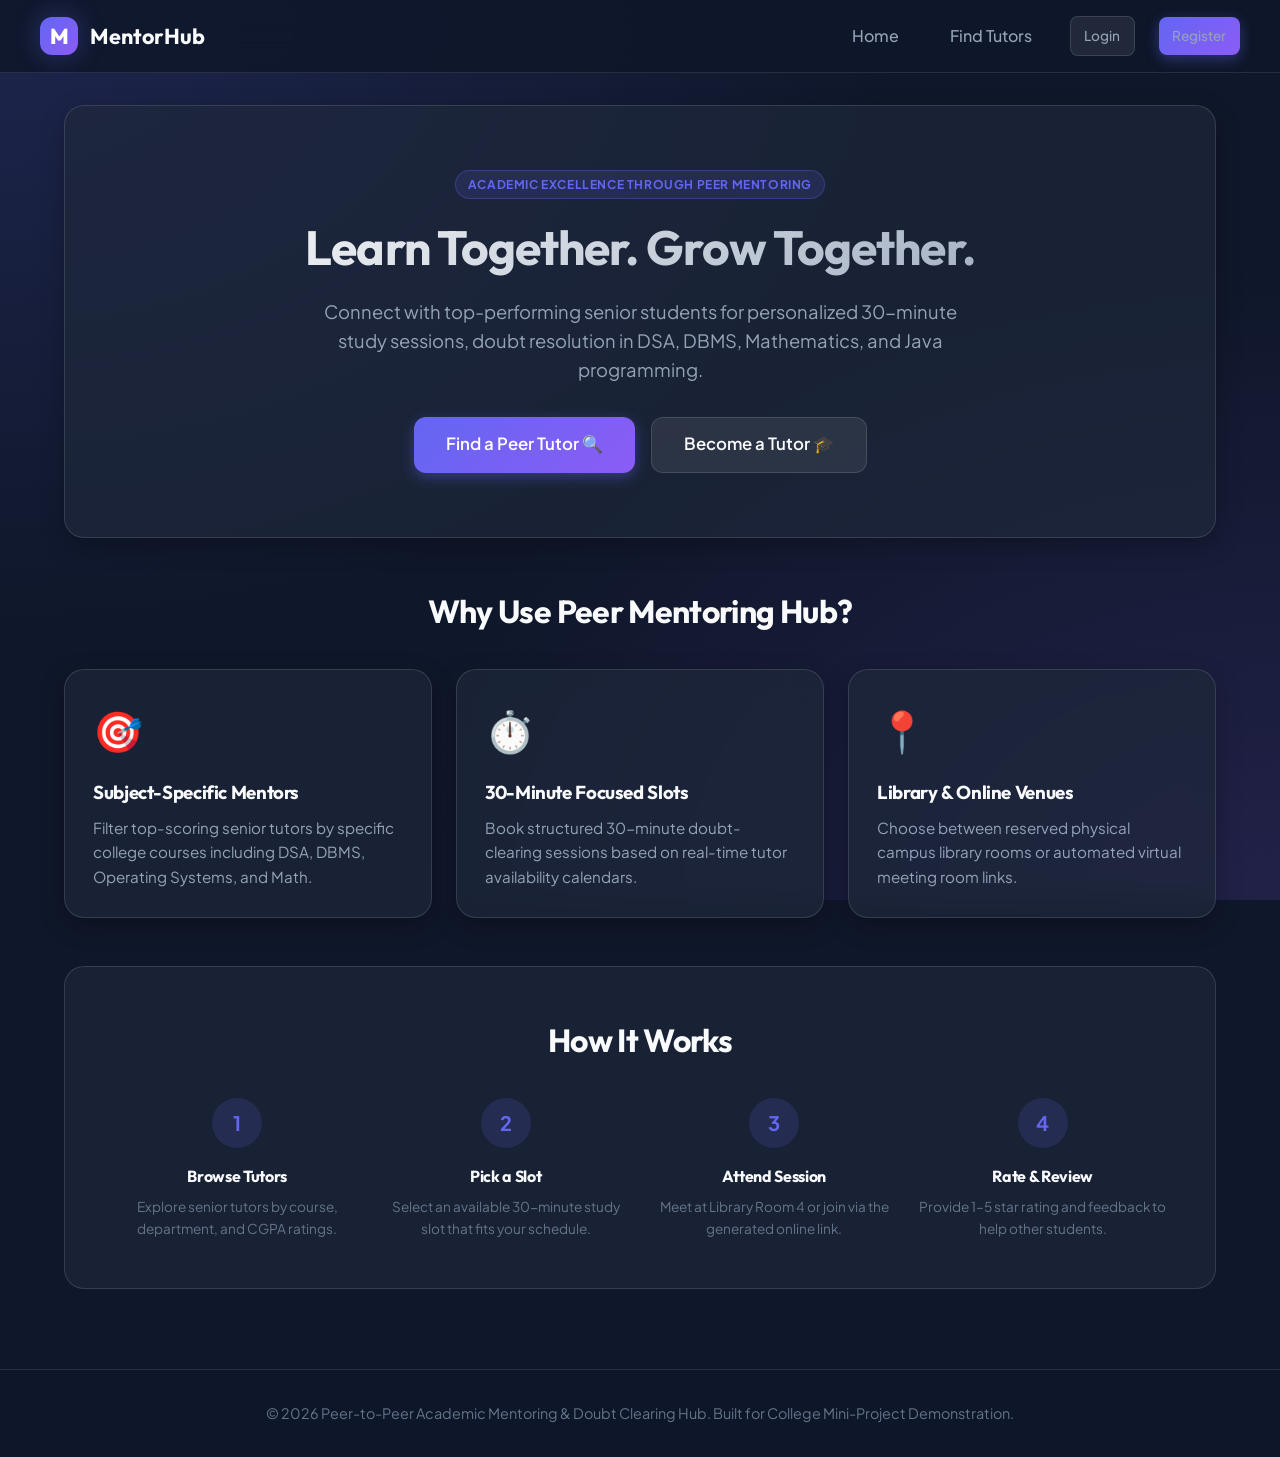
<file: index.html>
<!DOCTYPE html>
<html lang="en">
<head>
  <meta charset="UTF-8">
  <meta http-equiv="refresh" content="0; url=frontend/index.html">
  <script type="text/javascript">
    window.location.href = "frontend/index.html";
  </script>
  <title>Redirecting to MentorHub...</title>
</head>
<body>
  <p>If you are not redirected automatically, follow this <a href="frontend/index.html">link to MentorHub</a>.</p>
</body>
</html>
</file>
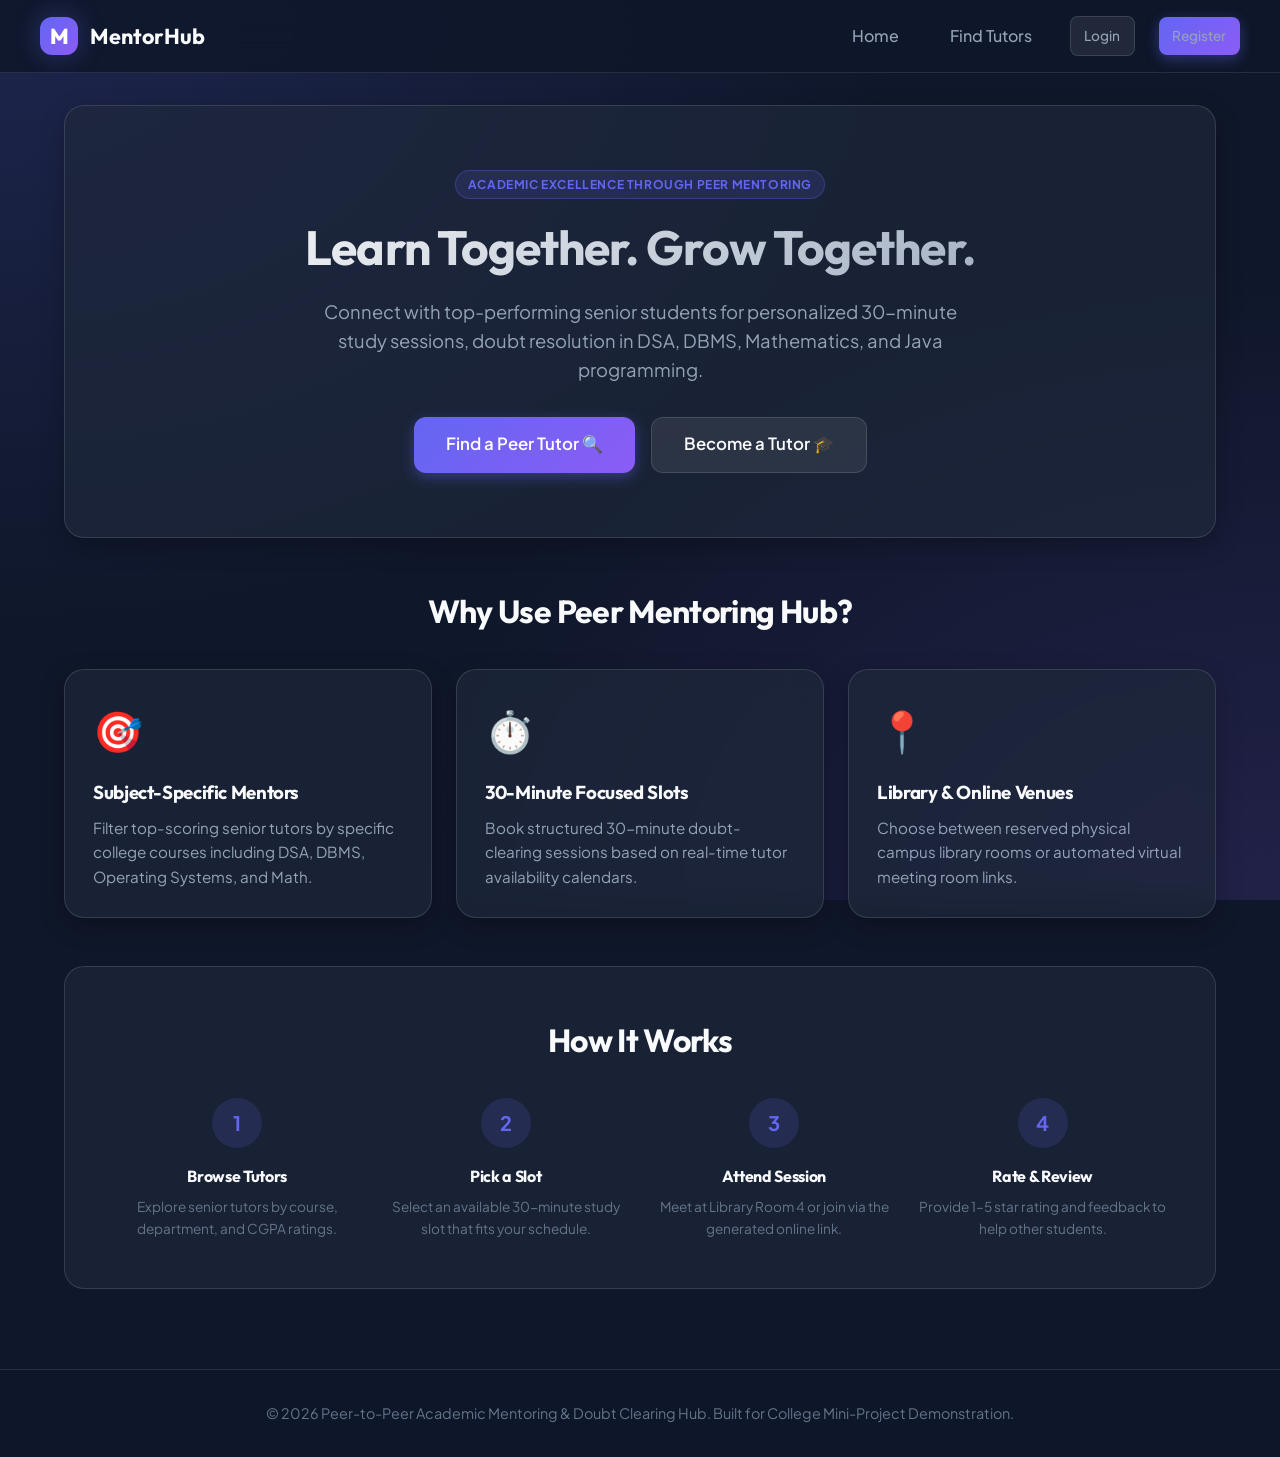
<file: frontend/index.html>
<!DOCTYPE html>
<html lang="en">

<head>
    <meta charset="UTF-8">
    <meta name="viewport" content="width=device-width, initial-scale=1.0">
    <title>Peer-to-Peer Academic Mentoring Hub</title>
    <meta name="description"
        content="Connect with experienced senior students for personalized academic mentoring and doubt clearing in Data Structures, DBMS, Math, and Java.">
    <link rel="stylesheet" href="css/style.css">
    <link rel="stylesheet" href="css/responsive.css">
</head>

<body>

    <!-- Navigation Bar -->
    <nav class="navbar">
        <div class="nav-container">
            <a href="index.html" class="brand-logo">
                <div class="logo-icon">M</div>
                <span>MentorHub</span>
            </a>
            <ul class="nav-links" id="navLinks">
                <!-- Populated dynamically by auth.js -->
            </ul>
        </div>
    </nav>

    <!-- Hero Section -->
    <main class="container">
        <section class="hero-section"
            style="padding: 4rem 2rem; text-align: center; background: var(--bg-card); border-radius: var(--radius-lg); border: var(--glass-border); margin-bottom: 3rem; box-shadow: var(--shadow-md);">
            <span class="badge badge-info" style="margin-bottom: 1.25rem;">Academic Excellence Through Peer
                Mentoring</span>
            <h1
                style="font-size: 3rem; line-height: 1.2; margin-bottom: 1.25rem; background: linear-gradient(135deg, #fff, #94a3b8); -webkit-background-clip: text; background-clip: text; -webkit-text-fill-color: transparent;">
                Learn Together. Grow Together.
            </h1>
            <p style="font-size: 1.15rem; color: var(--text-secondary); max-width: 680px; margin: 0 auto 2rem auto;">
                Connect with top-performing senior students for personalized 30-minute study sessions, doubt resolution
                in DSA, DBMS, Mathematics, and Java programming.
            </p>
            <div class="hero-buttons" style="display: flex; gap: 1rem; justify-content: center; flex-wrap: wrap;">
                <a href="tutors.html" class="btn btn-primary" style="padding: 0.85rem 2rem; font-size: 1.05rem;">Find a
                    Peer Tutor 🔍</a>
                <a href="register.html" class="btn btn-secondary"
                    style="padding: 0.85rem 2rem; font-size: 1.05rem;">Become a Tutor 🎓</a>
            </div>
        </section>

        <!-- Key Features Section -->
        <section style="margin-bottom: 3rem;">
            <h2 style="font-size: 2rem; text-align: center; margin-bottom: 2rem;">Why Use Peer Mentoring Hub?</h2>
            <div class="grid-3">
                <div class="card">
                    <div style="font-size: 2.5rem; margin-bottom: 1rem;">🎯</div>
                    <h3 style="margin-bottom: 0.5rem; color: var(--text-primary);">Subject-Specific Mentors</h3>
                    <p style="color: var(--text-secondary); font-size: 0.95rem;">
                        Filter top-scoring senior tutors by specific college courses including DSA, DBMS, Operating
                        Systems, and Math.
                    </p>
                </div>
                <div class="card">
                    <div style="font-size: 2.5rem; margin-bottom: 1rem;">⏱️</div>
                    <h3 style="margin-bottom: 0.5rem; color: var(--text-primary);">30-Minute Focused Slots</h3>
                    <p style="color: var(--text-secondary); font-size: 0.95rem;">
                        Book structured 30-minute doubt-clearing sessions based on real-time tutor availability
                        calendars.
                    </p>
                </div>
                <div class="card">
                    <div style="font-size: 2.5rem; margin-bottom: 1rem;">📍</div>
                    <h3 style="margin-bottom: 0.5rem; color: var(--text-primary);">Library & Online Venues</h3>
                    <p style="color: var(--text-secondary); font-size: 0.95rem;">
                        Choose between reserved physical campus library rooms or automated virtual meeting room links.
                    </p>
                </div>
            </div>
        </section>

        <!-- How It Works Section -->
        <section
            style="margin-bottom: 3rem; background: var(--bg-card); padding: 3rem; border-radius: var(--radius-lg); border: var(--glass-border);">
            <h2 style="font-size: 2rem; text-align: center; margin-bottom: 2rem;">How It Works</h2>
            <div class="grid-4" style="text-align: center;">
                <div>
                    <div
                        style="width: 50px; height: 50px; background: var(--primary-light); color: var(--primary); border-radius: 50%; display: flex; align-items: center; justify-content: center; font-weight: 700; margin: 0 auto 1rem auto; font-size: 1.25rem;">
                        1</div>
                    <h4 style="margin-bottom: 0.4rem;">Browse Tutors</h4>
                    <p style="font-size: 0.85rem; color: var(--text-muted);">Explore senior tutors by course,
                        department, and CGPA ratings.</p>
                </div>
                <div>
                    <div
                        style="width: 50px; height: 50px; background: var(--primary-light); color: var(--primary); border-radius: 50%; display: flex; align-items: center; justify-content: center; font-weight: 700; margin: 0 auto 1rem auto; font-size: 1.25rem;">
                        2</div>
                    <h4 style="margin-bottom: 0.4rem;">Pick a Slot</h4>
                    <p style="font-size: 0.85rem; color: var(--text-muted);">Select an available 30-minute study slot
                        that fits your schedule.</p>
                </div>
                <div>
                    <div
                        style="width: 50px; height: 50px; background: var(--primary-light); color: var(--primary); border-radius: 50%; display: flex; align-items: center; justify-content: center; font-weight: 700; margin: 0 auto 1rem auto; font-size: 1.25rem;">
                        3</div>
                    <h4 style="margin-bottom: 0.4rem;">Attend Session</h4>
                    <p style="font-size: 0.85rem; color: var(--text-muted);">Meet at Library Room 4 or join via the
                        generated online link.</p>
                </div>
                <div>
                    <div
                        style="width: 50px; height: 50px; background: var(--primary-light); color: var(--primary); border-radius: 50%; display: flex; align-items: center; justify-content: center; font-weight: 700; margin: 0 auto 1rem auto; font-size: 1.25rem;">
                        4</div>
                    <h4 style="margin-bottom: 0.4rem;">Rate & Review</h4>
                    <p style="font-size: 0.85rem; color: var(--text-muted);">Provide 1–5 star rating and feedback to
                        help other students.</p>
                </div>
            </div>
        </section>
    </main>

    <!-- Footer -->
    <footer>
        <p>&copy; 2026 Peer-to-Peer Academic Mentoring & Doubt Clearing Hub. Built for College Mini-Project
            Demonstration.</p>
    </footer>

    <script src="js/api.js"></script>
    <script src="js/auth.js"></script>
</body>

</html>
</file>
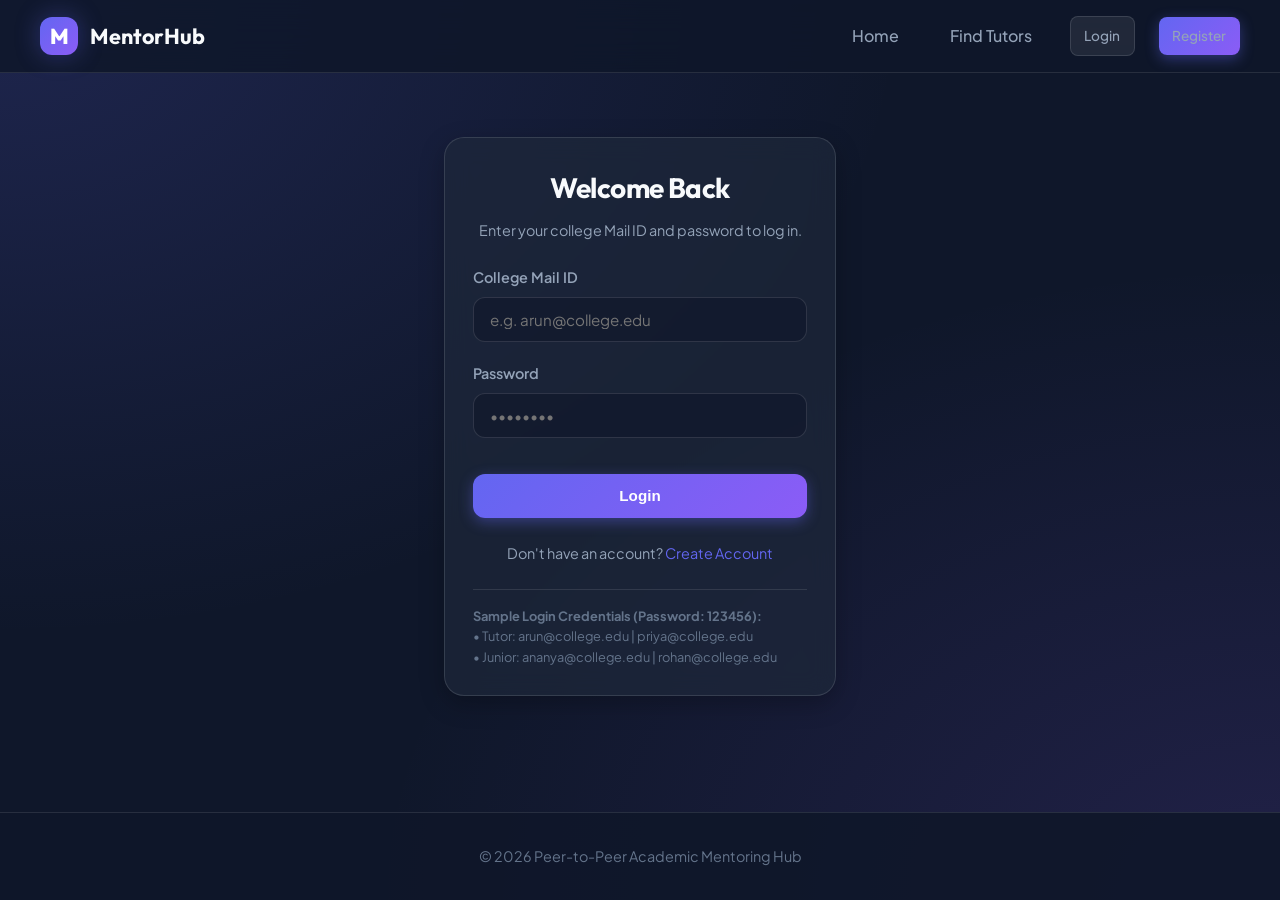
<file: frontend/availability.html>
<!DOCTYPE html>
<html lang="en">
<head>
    <meta charset="UTF-8">
    <meta name="viewport" content="width=device-width, initial-scale=1.0">
    <title>Manage Availability - Peer Mentoring Hub</title>
    <link rel="stylesheet" href="css/style.css">
    <link rel="stylesheet" href="css/responsive.css">
</head>
<body>

    <nav class="navbar">
        <div class="nav-container">
            <a href="index.html" class="brand-logo">
                <div class="logo-icon">M</div>
                <span>MentorHub</span>
            </a>
            <ul class="nav-links" id="navLinks"></ul>
        </div>
    </nav>

    <main class="container">
        <div style="margin-bottom: 2rem;">
            <h1 style="font-size: 2rem; margin-bottom: 0.5rem;">Manage Availability Slots</h1>
            <p style="color: var(--text-secondary);">Create 30-minute tutoring sessions for junior students to book.</p>
        </div>

        <div class="grid-3" style="align-items: start;">
            <!-- Form Card to Add New Slot -->
            <div class="card">
                <h3 style="margin-bottom: 1.25rem;">Add Available Slot</h3>
                
                <div id="availabilityAlert" style="display: none;"></div>

                <form id="availabilityForm" onsubmit="handleAddSlot(event)">
                    <div class="form-group">
                        <label class="form-label" for="slotDate">Date *</label>
                        <input type="date" id="slotDate" class="form-control" required>
                    </div>

                    <div class="grid-2">
                        <div class="form-group">
                            <label class="form-label" for="slotStartTime">Start Time *</label>
                            <input type="time" id="slotStartTime" class="form-control" required value="10:00">
                        </div>
                        <div class="form-group">
                            <label class="form-label" for="slotEndTime">End Time *</label>
                            <input type="time" id="slotEndTime" class="form-control" required value="10:30">
                        </div>
                    </div>

                    <div class="form-group">
                        <label class="form-label" for="slotSubjectSelect">Subject *</label>
                        <select id="slotSubjectSelect" class="form-control" required>
                            <option value="">-- Loading Subjects --</option>
                        </select>
                    </div>

                    <button type="submit" class="btn btn-primary" style="width: 100%; margin-top: 0.5rem;">
                        + Add Availability
                    </button>
                </form>
            </div>

            <!-- Existing Slots List Table -->
            <div class="card" style="grid-column: span 2;">
                <h3 style="margin-bottom: 1.25rem;">Your Created Availability Slots</h3>
                
                <div class="table-responsive">
                    <table class="table">
                        <thead>
                            <tr>
                                <th>Date</th>
                                <th>Time Slot</th>
                                <th>Subject</th>
                                <th>Status</th>
                                <th>Action</th>
                            </tr>
                        </thead>
                        <tbody id="slotsTableBody">
                            <tr><td colspan="5" style="text-align: center; color: var(--text-muted);">Loading your slots...</td></tr>
                        </tbody>
                    </table>
                </div>
            </div>
        </div>
    </main>

    <footer>
        <p>&copy; 2026 Peer-to-Peer Academic Mentoring Hub</p>
    </footer>

    <script src="js/api.js"></script>
    <script src="js/auth.js"></script>
    <script src="js/availability.js"></script>
    <script>
        document.addEventListener("DOMContentLoaded", () => {
            // Set min date to today
            const today = new Date().toISOString().split('T')[0];
            document.getElementById("slotDate").min = today;
            document.getElementById("slotDate").value = today;

            loadTutorAvailability();
        });
    </script>
</body>
</html>
</file>
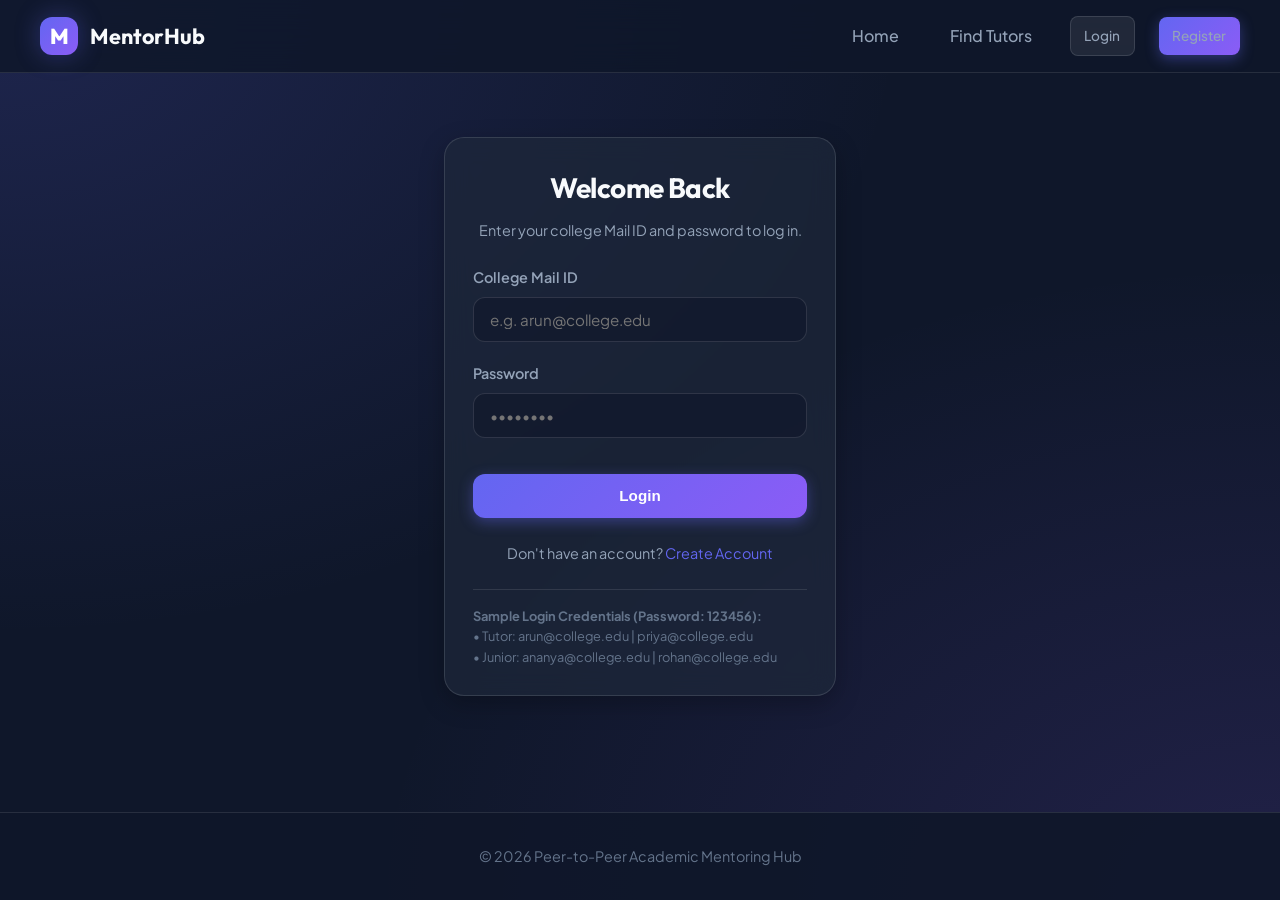
<file: frontend/booking-confirmation.html>
<!DOCTYPE html>
<html lang="en">
<head>
    <meta charset="UTF-8">
    <meta name="viewport" content="width=device-width, initial-scale=1.0">
    <title>Booking Confirmed - Peer Mentoring Hub</title>
    <link rel="stylesheet" href="css/style.css">
    <link rel="stylesheet" href="css/responsive.css">
</head>
<body>

    <nav class="navbar">
        <div class="nav-container">
            <a href="index.html" class="brand-logo">
                <div class="logo-icon">M</div>
                <span>MentorHub</span>
            </a>
            <ul class="nav-links" id="navLinks"></ul>
        </div>
    </nav>

    <main class="container" style="max-width: 580px; margin: 3rem auto;">
        <div class="card" style="text-align: center; border-color: rgba(16, 185, 129, 0.4); background: radial-gradient(circle at top, rgba(16, 185, 129, 0.15), transparent 70%), var(--bg-card);">
            
            <div style="width: 70px; height: 70px; background: rgba(16, 185, 129, 0.2); color: var(--success); border-radius: 50%; display: flex; align-items: center; justify-content: center; font-size: 2.25rem; margin: 0 auto 1.25rem auto;">
                ✓
            </div>

            <h1 style="font-size: 2rem; color: var(--success); margin-bottom: 0.5rem;">Booking Confirmed!</h1>
            <p style="color: var(--text-secondary); margin-bottom: 2rem;">Your 30-minute academic mentoring slot has been reserved successfully.</p>

            <div style="background: rgba(15, 23, 42, 0.6); padding: 1.5rem; border-radius: var(--radius-md); border: var(--glass-border); text-align: left; margin-bottom: 2rem;">
                <div style="display: flex; justify-content: space-between; margin-bottom: 0.75rem;">
                    <span style="color: var(--text-muted);">Booking ID:</span>
                    <strong id="confBookingId" style="color: var(--accent);">BK10001</strong>
                </div>
                <div style="display: flex; justify-content: space-between; margin-bottom: 0.75rem;">
                    <span style="color: var(--text-muted);">Peer Tutor:</span>
                    <strong id="confTutorName" style="color: var(--text-primary);">Dr. Arun Kumar</strong>
                </div>
                <div style="display: flex; justify-content: space-between; margin-bottom: 0.75rem;">
                    <span style="color: var(--text-muted);">Subject:</span>
                    <span id="confSubjectName" class="subject-pill">Data Structures & Algorithms</span>
                </div>
                <div style="display: flex; justify-content: space-between; margin-bottom: 0.75rem;">
                    <span style="color: var(--text-muted);">Date:</span>
                    <strong id="confDate" style="color: var(--text-primary);">20 September 2026</strong>
                </div>
                <div style="display: flex; justify-content: space-between; margin-bottom: 0.75rem;">
                    <span style="color: var(--text-muted);">Time Slot:</span>
                    <strong id="confTime" style="color: var(--text-primary);">10:00 AM – 10:30 AM</strong>
                </div>
                <div style="display: flex; justify-content: space-between; margin-bottom: 0.75rem;">
                    <span style="color: var(--text-muted);">Meeting Type:</span>
                    <span id="confMeetingType" class="badge badge-info">LIBRARY</span>
                </div>
                <div style="display: flex; justify-content: space-between; margin-bottom: 0.75rem;">
                    <span style="color: var(--text-muted);">Venue Location:</span>
                    <strong id="confVenue" style="color: var(--success);">Library Room 4</strong>
                </div>
                <div style="display: flex; justify-content: space-between;">
                    <span style="color: var(--text-muted);">Status:</span>
                    <span id="confStatus" class="badge badge-success">CONFIRMED</span>
                </div>
            </div>

            <div style="display: flex; gap: 1rem;">
                <a href="junior-dashboard.html" class="btn btn-secondary" style="flex: 1;">Go to Dashboard</a>
                <a href="my-sessions.html" class="btn btn-primary" style="flex: 1;">View My Sessions</a>
            </div>
        </div>
    </main>

    <footer>
        <p>&copy; 2026 Peer-to-Peer Academic Mentoring Hub</p>
    </footer>

    <script src="js/api.js"></script>
    <script src="js/auth.js"></script>
    <script>
        document.addEventListener("DOMContentLoaded", async () => {
            const user = checkAuth("JUNIOR");
            if (!user) return;

            const urlParams = new URLSearchParams(window.location.search);
            const bookingId = urlParams.get("id");
            if (!bookingId) return;

            try {
                const bookings = await apiRequest(`/bookings/junior/${user.id}`);
                const booking = bookings.find(b => b.id == bookingId);
                if (booking) {
                    document.getElementById("confBookingId").innerText = booking.bookingCode;
                    document.getElementById("confTutorName").innerText = booking.tutorName;
                    document.getElementById("confSubjectName").innerText = booking.subjectName;
                    document.getElementById("confDate").innerText = booking.bookingDate;
                    document.getElementById("confTime").innerText = `${booking.startTime} – ${booking.endTime}`;
                    document.getElementById("confMeetingType").innerText = booking.meetingType;
                    document.getElementById("confVenue").innerText = booking.meetingType === 'ONLINE' ? (booking.meetingLink || 'Online Link') : booking.venue;
                    document.getElementById("confStatus").innerText = booking.status;
                }
            } catch (e) {
                console.error(e);
            }
        });
    </script>
</body>
</html>
</file>
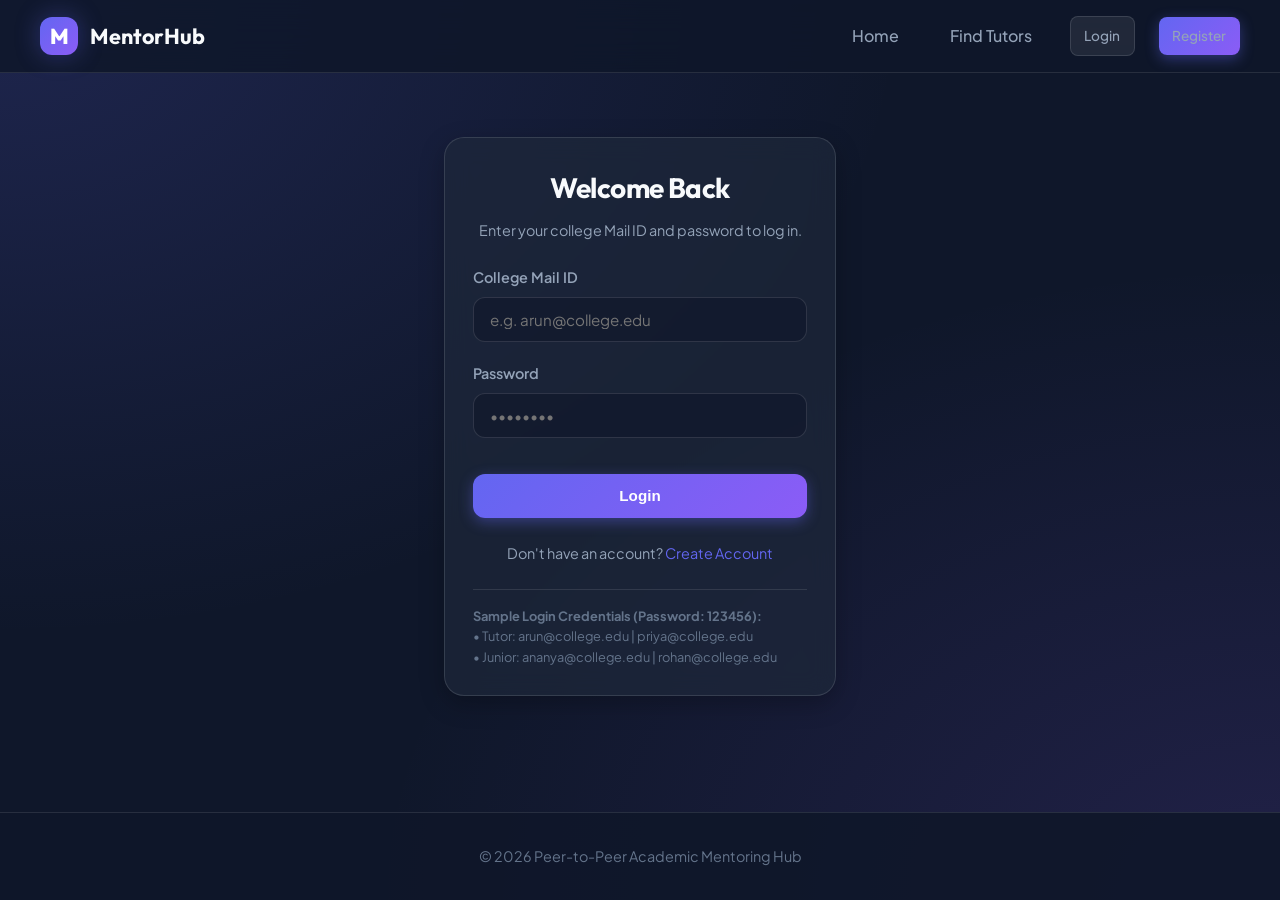
<file: frontend/feedback.html>
<!DOCTYPE html>
<html lang="en">
<head>
    <meta charset="UTF-8">
    <meta name="viewport" content="width=device-width, initial-scale=1.0">
    <title>Give Session Feedback - Peer Mentoring Hub</title>
    <link rel="stylesheet" href="css/style.css">
    <link rel="stylesheet" href="css/responsive.css">
</head>
<body>

    <nav class="navbar">
        <div class="nav-container">
            <a href="index.html" class="brand-logo">
                <div class="logo-icon">M</div>
                <span>MentorHub</span>
            </a>
            <ul class="nav-links" id="navLinks"></ul>
        </div>
    </nav>

    <main class="container" style="max-width: 520px; margin: 3rem auto;">
        <div class="card">
            <h2 style="font-size: 1.75rem; text-align: center; margin-bottom: 0.5rem;">Session Feedback & Rating</h2>
            <p style="text-align: center; color: var(--text-secondary); font-size: 0.9rem; margin-bottom: 1.5rem;">
                How was your peer mentoring session?
            </p>

            <div id="feedbackAlert" style="display: none;"></div>

            <div style="background: rgba(15, 23, 42, 0.6); padding: 1.25rem; border-radius: var(--radius-md); border: var(--glass-border); margin-bottom: 1.5rem;">
                <div style="font-size: 0.85rem; color: var(--text-muted); margin-bottom: 0.25rem;">Mentored By</div>
                <h3 id="tutorName" style="color: var(--text-primary); margin-bottom: 0.5rem;">Loading...</h3>
                <div style="display: flex; gap: 0.5rem; align-items: center;">
                    <span id="subjectName" class="subject-pill">Subject</span>
                    <span id="sessionDate" style="font-size: 0.8rem; color: var(--text-secondary);">Date</span>
                </div>
            </div>

            <form id="feedbackForm" onsubmit="handleFeedbackSubmit(event)">
                <div class="form-group" style="text-align: center;">
                    <label class="form-label">Rating (1 to 5 Stars) *</label>
                    <div id="starRatingContainer" class="star-rating-input" style="justify-content: center;">
                        <span>☆</span>
                        <span>☆</span>
                        <span>☆</span>
                        <span>☆</span>
                        <span>☆</span>
                    </div>
                    <div id="selectedRatingVal" style="font-weight: 700; color: #fbbf24; font-size: 0.95rem;">Select rating above</div>
                </div>

                <div class="form-group">
                    <label class="form-label" for="feedbackComment">Written Review / Feedback</label>
                    <textarea id="feedbackComment" class="form-control" placeholder="Write your feedback regarding clear explanations, doubt resolution, patient teaching..." required></textarea>
                </div>

                <button type="submit" class="btn btn-primary" id="feedbackSubmitBtn" style="width: 100%; margin-top: 1rem; padding: 0.85rem;">
                    Submit Feedback
                </button>
            </form>
        </div>
    </main>

    <footer>
        <p>&copy; 2026 Peer-to-Peer Academic Mentoring Hub</p>
    </footer>

    <script src="js/api.js"></script>
    <script src="js/auth.js"></script>
    <script src="js/tutors.js"></script>
    <script src="js/feedback.js"></script>
    <script>
        document.addEventListener("DOMContentLoaded", () => {
            initStarRating();
            loadFeedbackPageData();
        });
    </script>
</body>
</html>
</file>
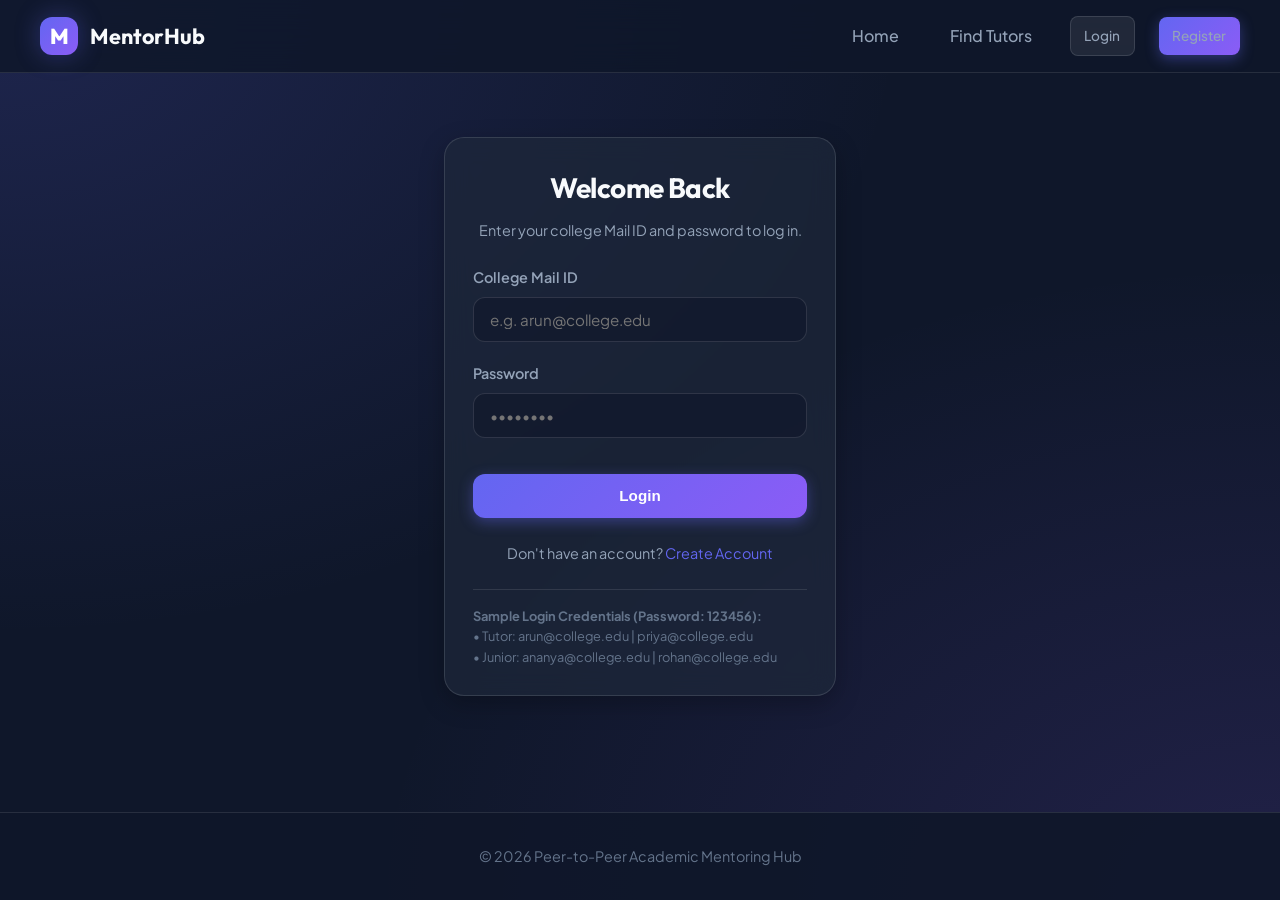
<file: frontend/junior-dashboard.html>
<!DOCTYPE html>
<html lang="en">
<head>
    <meta charset="UTF-8">
    <meta name="viewport" content="width=device-width, initial-scale=1.0">
    <title>Junior Student Dashboard - Peer Mentoring Hub</title>
    <link rel="stylesheet" href="css/style.css">
    <link rel="stylesheet" href="css/responsive.css">
</head>
<body>

    <nav class="navbar">
        <div class="nav-container">
            <a href="index.html" class="brand-logo">
                <div class="logo-icon">M</div>
                <span>MentorHub</span>
            </a>
            <ul class="nav-links" id="navLinks"></ul>
        </div>
    </nav>

    <main class="container">
        <!-- Welcome Hero Banner -->
        <div class="card" style="margin-bottom: 2rem; background: linear-gradient(135deg, rgba(99, 102, 241, 0.2), rgba(139, 92, 246, 0.2)); border-color: rgba(99, 102, 241, 0.3);">
            <div style="display: flex; justify-content: space-between; align-items: center; flex-wrap: wrap; gap: 1rem;">
                <div>
                    <h1 id="welcomeMsg" style="font-size: 2rem; margin-bottom: 0.25rem;">Welcome back! 👋</h1>
                    <p style="color: var(--text-secondary);">Browse peer tutors, manage your 30-minute study sessions, and clear academic doubts.</p>
                </div>
                <a href="tutors.html" class="btn btn-primary">Find a Peer Tutor 🔍</a>
            </div>
        </div>

        <!-- Quick Subject Filters -->
        <div style="margin-bottom: 2rem;">
            <h3 style="margin-bottom: 1rem; font-size: 1.2rem;">Quick Browse by Subject</h3>
            <div style="display: flex; flex-wrap: wrap; gap: 0.75rem;">
                <a href="tutors.html?subject=DSA" class="card" style="padding: 0.75rem 1.25rem; font-weight: 600; color: var(--text-primary); text-decoration: none;">💻 Data Structures (DSA)</a>
                <a href="tutors.html?subject=DBMS" class="card" style="padding: 0.75rem 1.25rem; font-weight: 600; color: var(--text-primary); text-decoration: none;">🗄️ DBMS</a>
                <a href="tutors.html?subject=Java" class="card" style="padding: 0.75rem 1.25rem; font-weight: 600; color: var(--text-primary); text-decoration: none;">☕ Java Programming</a>
                <a href="tutors.html?subject=Python" class="card" style="padding: 0.75rem 1.25rem; font-weight: 600; color: var(--text-primary); text-decoration: none;">🐍 Python</a>
                <a href="tutors.html?subject=Mathematics" class="card" style="padding: 0.75rem 1.25rem; font-weight: 600; color: var(--text-primary); text-decoration: none;">📐 Mathematics</a>
                <a href="tutors.html?subject=Operating Systems" class="card" style="padding: 0.75rem 1.25rem; font-weight: 600; color: var(--text-primary); text-decoration: none;">🖥️ Operating Systems</a>
            </div>
        </div>

        <!-- Upcoming Sessions Table -->
        <div style="margin-bottom: 2.5rem;">
            <h3 style="margin-bottom: 1rem; font-size: 1.25rem;">Upcoming Mentoring Sessions</h3>
            <div class="table-responsive">
                <table class="table">
                    <thead>
                        <tr>
                            <th>Booking ID</th>
                            <th>Tutor Name</th>
                            <th>Subject</th>
                            <th>Date</th>
                            <th>Time</th>
                            <th>Venue / Link</th>
                            <th>Action</th>
                        </tr>
                    </thead>
                    <tbody id="upcomingSessionsBody">
                        <tr><td colspan="7" style="text-align: center; color: var(--text-muted);">Loading upcoming sessions...</td></tr>
                    </tbody>
                </table>
            </div>
        </div>

        <!-- Recent Completed Sessions Table -->
        <div>
            <h3 style="margin-bottom: 1rem; font-size: 1.25rem;">Recent Session History & Feedback</h3>
            <div class="table-responsive">
                <table class="table">
                    <thead>
                        <tr>
                            <th>Booking ID</th>
                            <th>Tutor Name</th>
                            <th>Subject</th>
                            <th>Date</th>
                            <th>Time</th>
                            <th>Status</th>
                            <th>Feedback</th>
                        </tr>
                    </thead>
                    <tbody id="pastSessionsBody">
                        <tr><td colspan="7" style="text-align: center; color: var(--text-muted);">Loading past sessions...</td></tr>
                    </tbody>
                </table>
            </div>
        </div>
    </main>

    <footer>
        <p>&copy; 2026 Peer-to-Peer Academic Mentoring Hub</p>
    </footer>

    <script src="js/api.js"></script>
    <script src="js/auth.js"></script>
    <script src="js/dashboard.js"></script>
    <script>
        document.addEventListener("DOMContentLoaded", loadJuniorDashboard);
    </script>
</body>
</html>
</file>
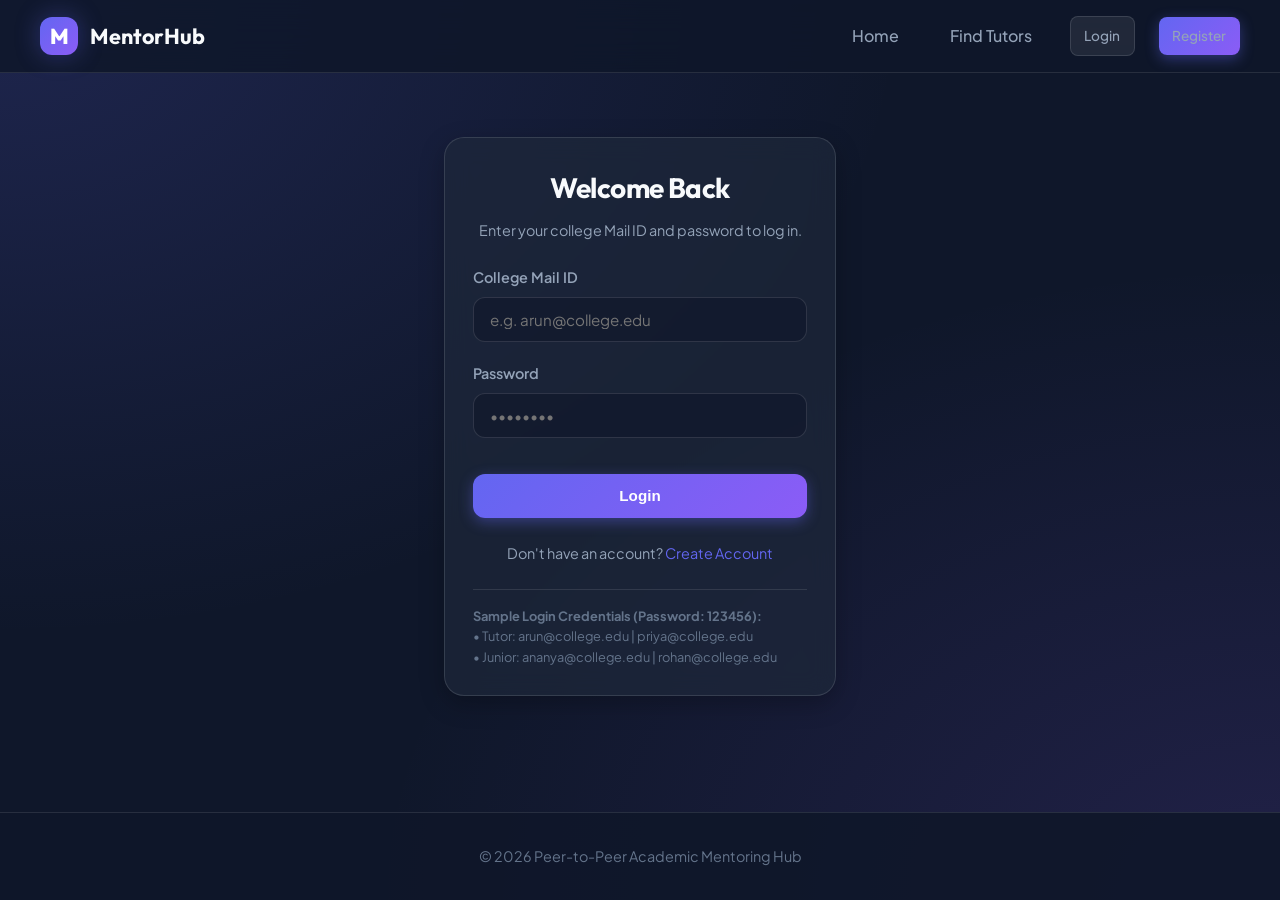
<file: frontend/login.html>
<!DOCTYPE html>
<html lang="en">
<head>
    <meta charset="UTF-8">
    <meta name="viewport" content="width=device-width, initial-scale=1.0">
    <title>Login - Peer-to-Peer Academic Mentoring Hub</title>
    <link rel="stylesheet" href="css/style.css">
    <link rel="stylesheet" href="css/responsive.css">
</head>
<body>

    <nav class="navbar">
        <div class="nav-container">
            <a href="index.html" class="brand-logo">
                <div class="logo-icon">M</div>
                <span>MentorHub</span>
            </a>
            <ul class="nav-links" id="navLinks"></ul>
        </div>
    </nav>

    <main class="container" style="max-width: 440px; margin: 4rem auto;">
        <div class="card">
            <h2 style="font-size: 1.75rem; text-align: center; margin-bottom: 0.5rem;">Welcome Back</h2>
            <p style="text-align: center; color: var(--text-secondary); font-size: 0.9rem; margin-bottom: 1.5rem;">
                Enter your college Mail ID and password to log in.
            </p>

            <div id="loginAlert" class="alert alert-danger" style="display: none;"></div>

            <form id="loginForm" onsubmit="handleLogin(event)">
                <div class="form-group">
                    <label class="form-label" for="email">College Mail ID</label>
                    <input type="email" id="email" class="form-control" placeholder="e.g. arun@college.edu" required>
                </div>

                <div class="form-group">
                    <label class="form-label" for="password">Password</label>
                    <input type="password" id="password" class="form-control" placeholder="••••••••" required>
                </div>

                <button type="submit" class="btn btn-primary" style="width: 100%; margin-top: 1rem; padding: 0.85rem;">
                    Login
                </button>

                <p style="text-align: center; margin-top: 1.5rem; font-size: 0.9rem; color: var(--text-secondary);">
                    Don't have an account? <a href="register.html">Create Account</a>
                </p>
            </form>

            <div style="margin-top: 1.5rem; padding-top: 1rem; border-top: var(--border-color) 1px solid; font-size: 0.8rem; color: var(--text-muted);">
                <p><strong>Sample Login Credentials (Password: 123456):</strong></p>
                <p>• Tutor: arun@college.edu | priya@college.edu</p>
                <p>• Junior: ananya@college.edu | rohan@college.edu</p>
            </div>
        </div>
    </main>

    <footer>
        <p>&copy; 2026 Peer-to-Peer Academic Mentoring Hub</p>
    </footer>

    <script src="js/api.js"></script>
    <script src="js/auth.js"></script>
    <script>
        async function handleLogin(event) {
            event.preventDefault();
            const email = document.getElementById("email").value.trim();
            const password = document.getElementById("password").value;
            const alertBox = document.getElementById("loginAlert");

            try {
                const user = await apiRequest("/auth/login", "POST", { email, password });
                setCurrentUser(user);

                if (user.role === "TUTOR") {
                    window.location.href = "tutor-dashboard.html";
                } else {
                    window.location.href = "junior-dashboard.html";
                }
            } catch (error) {
                alertBox.innerText = error.message;
                alertBox.style.display = "block";
            }
        }
    </script>
</body>
</html>
</file>
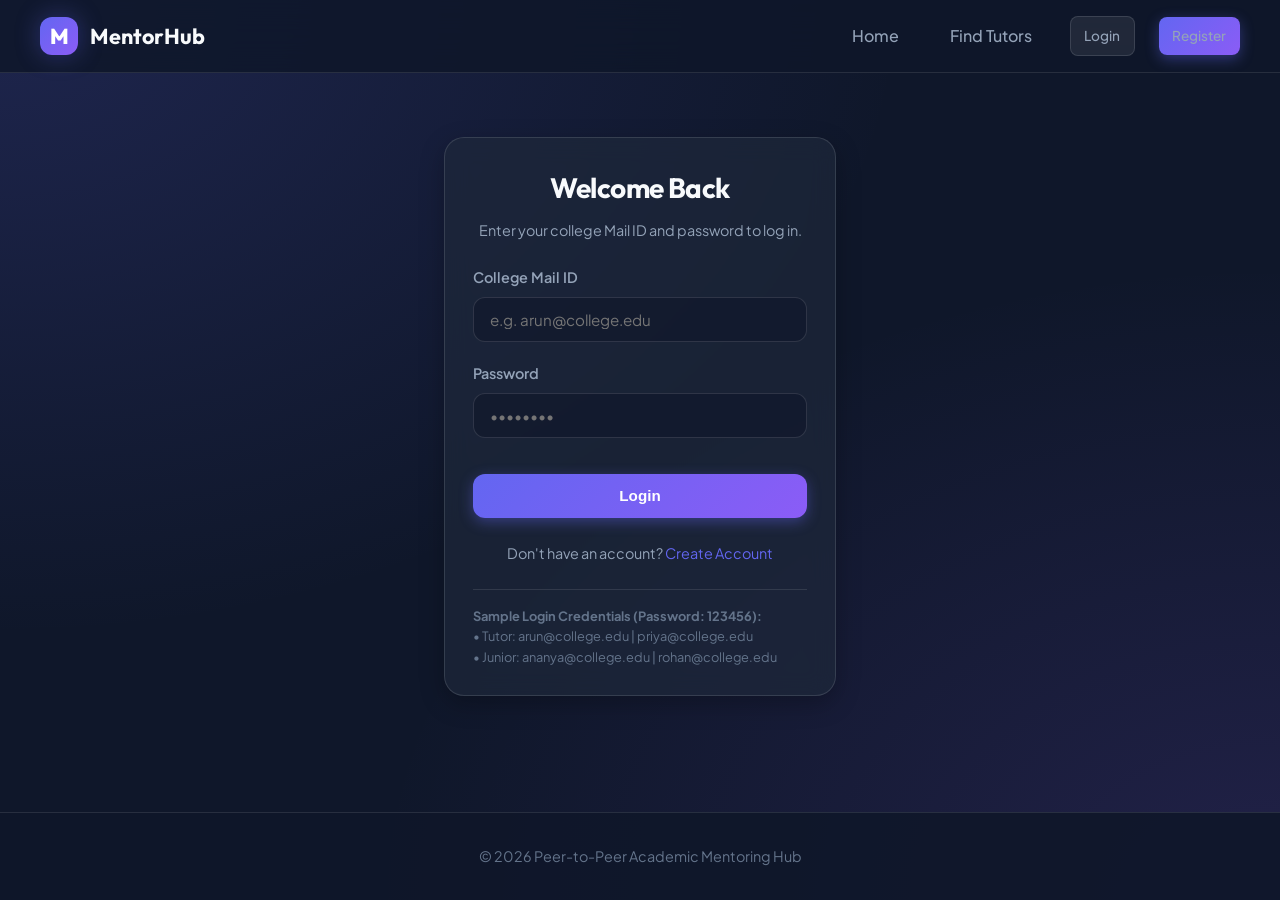
<file: frontend/my-sessions.html>
<!DOCTYPE html>
<html lang="en">
<head>
    <meta charset="UTF-8">
    <meta name="viewport" content="width=device-width, initial-scale=1.0">
    <title>My Sessions - Peer Mentoring Hub</title>
    <link rel="stylesheet" href="css/style.css">
    <link rel="stylesheet" href="css/responsive.css">
</head>
<body>

    <nav class="navbar">
        <div class="nav-container">
            <a href="index.html" class="brand-logo">
                <div class="logo-icon">M</div>
                <span>MentorHub</span>
            </a>
            <ul class="nav-links" id="navLinks"></ul>
        </div>
    </nav>

    <main class="container">
        <div style="margin-bottom: 2rem;">
            <h1 style="font-size: 2rem; margin-bottom: 0.5rem;">My Mentoring Sessions</h1>
            <p style="color: var(--text-secondary);">View upcoming 30-minute appointments, venue locations, and completed session ratings.</p>
        </div>

        <!-- Upcoming Sessions Table -->
        <div class="card" style="margin-bottom: 2rem;">
            <h3 style="margin-bottom: 1.25rem;">Upcoming Sessions</h3>
            <div class="table-responsive">
                <table class="table">
                    <thead>
                        <tr>
                            <th>Booking Code</th>
                            <th>Participant</th>
                            <th>Subject</th>
                            <th>Date</th>
                            <th>Time</th>
                            <th>Venue / Meeting Link</th>
                            <th>Status / Action</th>
                        </tr>
                    </thead>
                    <tbody id="upcomingSessionsBody">
                        <tr><td colspan="7" style="text-align: center; color: var(--text-muted);">Loading upcoming sessions...</td></tr>
                    </tbody>
                </table>
            </div>
        </div>

        <!-- Past Completed Sessions Table -->
        <div class="card">
            <h3 style="margin-bottom: 1.25rem;">Previous Sessions & History</h3>
            <div class="table-responsive">
                <table class="table">
                    <thead>
                        <tr>
                            <th>Booking Code</th>
                            <th>Participant</th>
                            <th>Subject</th>
                            <th>Date</th>
                            <th>Time</th>
                            <th>Status</th>
                            <th>Action</th>
                        </tr>
                    </thead>
                    <tbody id="pastSessionsBody">
                        <tr><td colspan="7" style="text-align: center; color: var(--text-muted);">Loading previous sessions...</td></tr>
                    </tbody>
                </table>
            </div>
        </div>
    </main>

    <footer>
        <p>&copy; 2026 Peer-to-Peer Academic Mentoring Hub</p>
    </footer>

    <script src="js/api.js"></script>
    <script src="js/auth.js"></script>
    <script src="js/dashboard.js"></script>
    <script>
        document.addEventListener("DOMContentLoaded", loadMySessionsPage);
    </script>
</body>
</html>
</file>
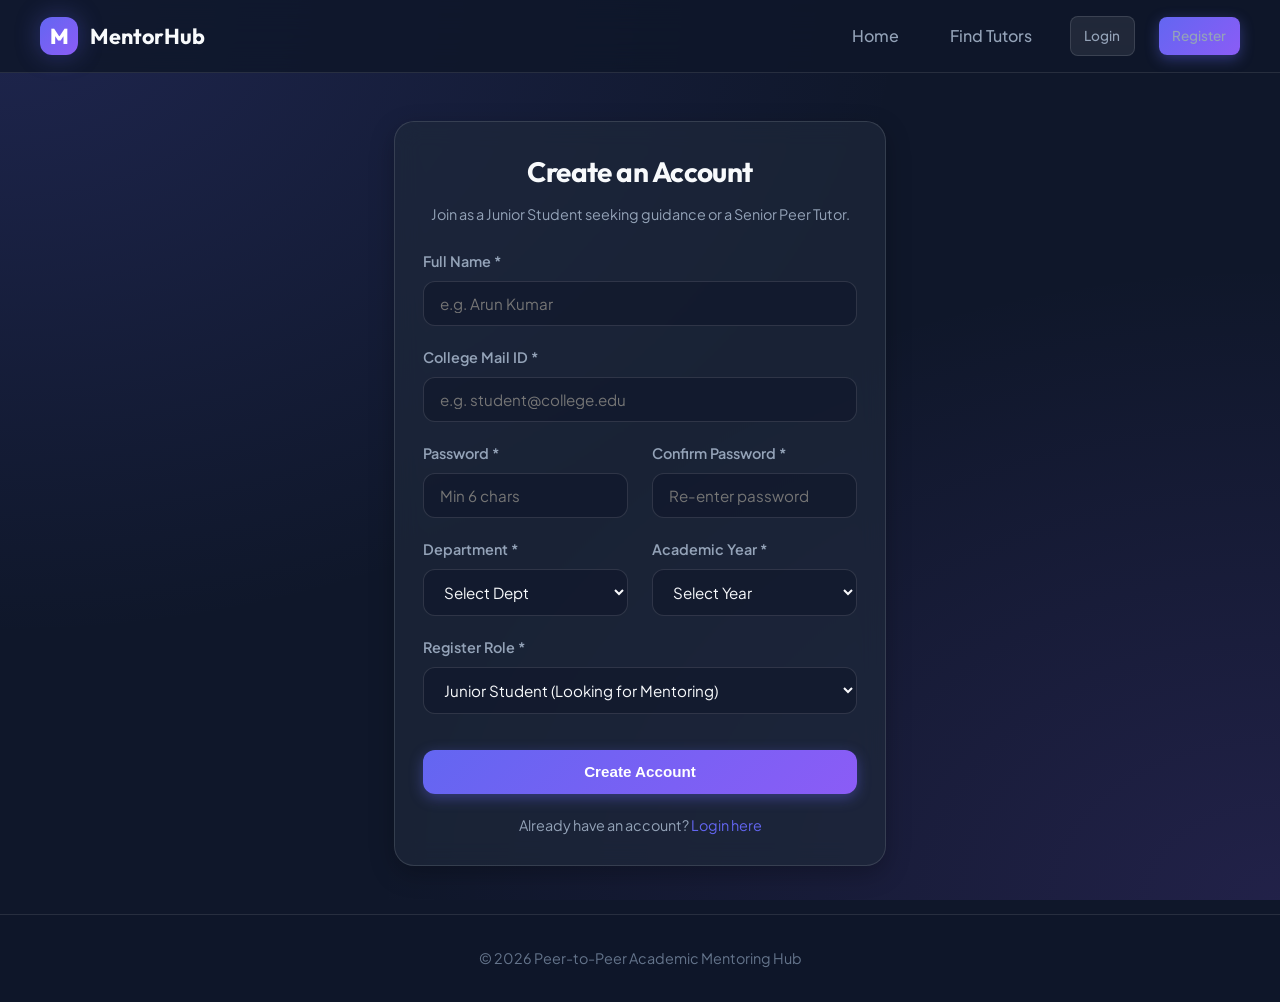
<file: frontend/register.html>
<!DOCTYPE html>
<html lang="en">
<head>
    <meta charset="UTF-8">
    <meta name="viewport" content="width=device-width, initial-scale=1.0">
    <title>Register - Peer-to-Peer Academic Mentoring Hub</title>
    <link rel="stylesheet" href="css/style.css">
    <link rel="stylesheet" href="css/responsive.css">
</head>
<body>

    <nav class="navbar">
        <div class="nav-container">
            <a href="index.html" class="brand-logo">
                <div class="logo-icon">M</div>
                <span>MentorHub</span>
            </a>
            <ul class="nav-links" id="navLinks"></ul>
        </div>
    </nav>

    <main class="container" style="max-width: 540px; margin: 3rem auto;">
        <div class="card">
            <h2 style="font-size: 1.75rem; text-align: center; margin-bottom: 0.5rem;">Create an Account</h2>
            <p style="text-align: center; color: var(--text-secondary); font-size: 0.9rem; margin-bottom: 1.5rem;">
                Join as a Junior Student seeking guidance or a Senior Peer Tutor.
            </p>

            <div id="registerAlert" class="alert alert-danger" style="display: none;"></div>

            <form id="registerForm" onsubmit="handleRegister(event)">
                <div class="form-group">
                    <label class="form-label" for="fullName">Full Name *</label>
                    <input type="text" id="fullName" class="form-control" placeholder="e.g. Arun Kumar" required>
                </div>

                <div class="form-group">
                    <label class="form-label" for="email">College Mail ID *</label>
                    <input type="email" id="email" class="form-control" placeholder="e.g. student@college.edu" required>
                </div>

                <div class="grid-2">
                    <div class="form-group">
                        <label class="form-label" for="password">Password *</label>
                        <input type="password" id="password" class="form-control" placeholder="Min 6 chars" required minlength="6">
                    </div>
                    <div class="form-group">
                        <label class="form-label" for="confirmPassword">Confirm Password *</label>
                        <input type="password" id="confirmPassword" class="form-control" placeholder="Re-enter password" required>
                    </div>
                </div>

                <div class="grid-2">
                    <div class="form-group">
                        <label class="form-label" for="department">Department *</label>
                        <select id="department" class="form-control" required>
                            <option value="">Select Dept</option>
                            <option value="CSE">CSE</option>
                            <option value="IT">IT</option>
                            <option value="ECE">ECE</option>
                            <option value="EEE">EEE</option>
                            <option value="MECH">MECH</option>
                            <option value="CIVIL">CIVIL</option>
                        </select>
                    </div>
                    <div class="form-group">
                        <label class="form-label" for="year">Academic Year *</label>
                        <select id="year" class="form-control" required>
                            <option value="">Select Year</option>
                            <option value="1">1st Year</option>
                            <option value="2">2nd Year</option>
                            <option value="3">3rd Year</option>
                            <option value="4">4th Year</option>
                        </select>
                    </div>
                </div>

                <div class="form-group">
                    <label class="form-label" for="role">Register Role *</label>
                    <select id="role" class="form-control" required>
                        <option value="JUNIOR">Junior Student (Looking for Mentoring)</option>
                        <option value="TUTOR">Senior Peer Tutor (Willing to Teach)</option>
                    </select>
                </div>

                <button type="submit" class="btn btn-primary" style="width: 100%; margin-top: 1rem; padding: 0.85rem;">
                    Create Account
                </button>

                <p style="text-align: center; margin-top: 1.25rem; font-size: 0.9rem; color: var(--text-secondary);">
                    Already have an account? <a href="login.html">Login here</a>
                </p>
            </form>
        </div>
    </main>

    <footer>
        <p>&copy; 2026 Peer-to-Peer Academic Mentoring Hub</p>
    </footer>

    <script src="js/api.js"></script>
    <script src="js/auth.js"></script>
    <script>
        async function handleRegister(event) {
            event.preventDefault();
            const fullName = document.getElementById("fullName").value.trim();
            const email = document.getElementById("email").value.trim();
            const password = document.getElementById("password").value;
            const confirmPassword = document.getElementById("confirmPassword").value;
            const department = document.getElementById("department").value;
            const year = parseInt(document.getElementById("year").value);
            const role = document.getElementById("role").value;
            const alertBox = document.getElementById("registerAlert");

            if (!fullName || !email || !password || !department || !year || !role) {
                showAlert("All fields marked with * are required.");
                return;
            }

            if (password !== confirmPassword) {
                showAlert("Passwords do not match.");
                return;
            }

            try {
                const payload = { fullName, email, password, department, year, role };
                const user = await apiRequest("/auth/register", "POST", payload);
                setCurrentUser(user);
                
                if (user.role === "TUTOR") {
                    window.location.href = "tutor-dashboard.html";
                } else {
                    window.location.href = "junior-dashboard.html";
                }
            } catch (error) {
                showAlert(error.message);
            }
        }

        function showAlert(msg) {
            const alertBox = document.getElementById("registerAlert");
            alertBox.innerText = msg;
            alertBox.style.display = "block";
        }
    </script>
</body>
</html>
</file>
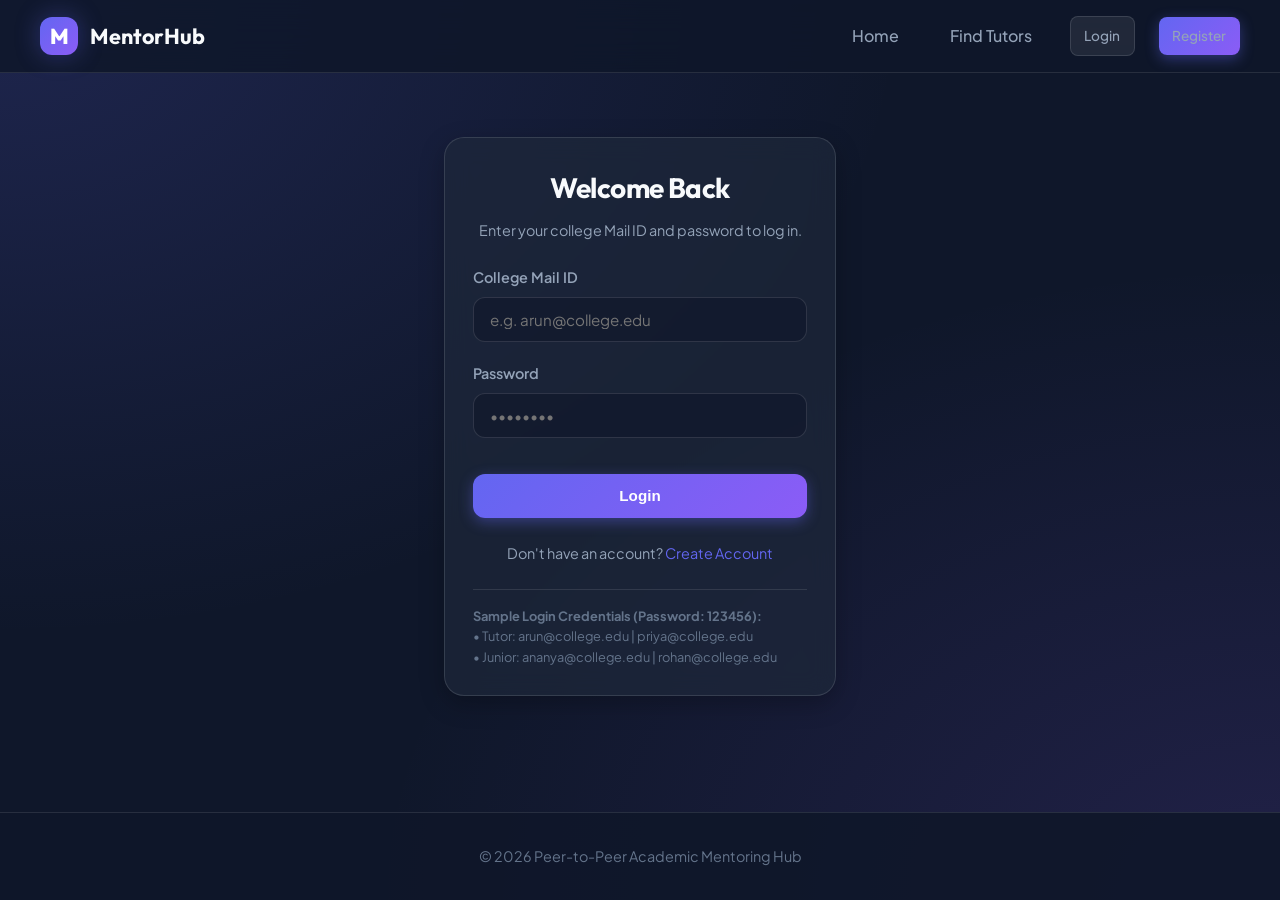
<file: frontend/tutor-dashboard.html>
<!DOCTYPE html>
<html lang="en">
<head>
    <meta charset="UTF-8">
    <meta name="viewport" content="width=device-width, initial-scale=1.0">
    <title>Senior Tutor Dashboard - Peer Mentoring Hub</title>
    <link rel="stylesheet" href="css/style.css">
    <link rel="stylesheet" href="css/responsive.css">
</head>
<body>

    <nav class="navbar">
        <div class="nav-container">
            <a href="index.html" class="brand-logo">
                <div class="logo-icon">M</div>
                <span>MentorHub</span>
            </a>
            <ul class="nav-links" id="navLinks"></ul>
        </div>
    </nav>

    <main class="container">
        <!-- Welcome Hero & Overview -->
        <div class="card" style="margin-bottom: 2rem; background: linear-gradient(135deg, rgba(139, 92, 246, 0.2), rgba(99, 102, 241, 0.2)); border-color: rgba(139, 92, 246, 0.3);">
            <div style="display: flex; justify-content: space-between; align-items: center; flex-wrap: wrap; gap: 1rem;">
                <div>
                    <h1 id="welcomeMsg" style="font-size: 2rem; margin-bottom: 0.25rem;">Welcome, Senior Tutor! 👋</h1>
                    <p style="color: var(--text-secondary);">Manage your available study slots, view student bookings, and track student feedback.</p>
                </div>
                <a href="availability.html" class="btn btn-primary">Manage Availability Slots 📅</a>
            </div>
        </div>

        <!-- Metrics Cards Grid -->
        <div class="grid-3" style="margin-bottom: 2.5rem;">
            <div class="card" style="text-align: center;">
                <span style="font-size: 0.9rem; color: var(--text-secondary); text-transform: uppercase;">Average Rating</span>
                <div id="tutorRatingDisplay" style="font-size: 2.5rem; font-weight: 700; color: #fbbf24; margin: 0.4rem 0;">- ★</div>
                <span id="tutorReviewsCount" style="font-size: 0.85rem; color: var(--text-muted);">0 Reviews</span>
            </div>
            <div class="card" style="text-align: center;">
                <span style="font-size: 0.9rem; color: var(--text-secondary); text-transform: uppercase;">Upcoming Sessions</span>
                <div id="upcomingCount" style="font-size: 2.5rem; font-weight: 700; color: var(--accent); margin: 0.4rem 0;">0</div>
                <span style="font-size: 0.85rem; color: var(--text-muted);">Scheduled Bookings</span>
            </div>
            <div class="card" style="text-align: center;">
                <span style="font-size: 0.9rem; color: var(--text-secondary); text-transform: uppercase;">Total Sessions</span>
                <div id="totalSessionsCount" style="font-size: 2.5rem; font-weight: 700; color: var(--success); margin: 0.4rem 0;">0</div>
                <span style="font-size: 0.85rem; color: var(--text-muted);">All-Time Mentored</span>
            </div>
        </div>

        <!-- Upcoming Bookings Table -->
        <div style="margin-bottom: 2.5rem;">
            <h3 style="margin-bottom: 1rem; font-size: 1.25rem;">Upcoming Student Bookings</h3>
            <div class="table-responsive">
                <table class="table">
                    <thead>
                        <tr>
                            <th>Booking ID</th>
                            <th>Student Name</th>
                            <th>Subject</th>
                            <th>Date</th>
                            <th>Time</th>
                            <th>Venue / Link</th>
                            <th>Action</th>
                        </tr>
                    </thead>
                    <tbody id="upcomingSessionsBody">
                        <tr><td colspan="7" style="text-align: center; color: var(--text-muted);">Loading upcoming bookings...</td></tr>
                    </tbody>
                </table>
            </div>
        </div>

        <!-- Past Sessions Table -->
        <div>
            <h3 style="margin-bottom: 1rem; font-size: 1.25rem;">Completed Sessions History</h3>
            <div class="table-responsive">
                <table class="table">
                    <thead>
                        <tr>
                            <th>Booking ID</th>
                            <th>Student Name</th>
                            <th>Subject</th>
                            <th>Date</th>
                            <th>Time</th>
                            <th>Status</th>
                            <th>Action</th>
                        </tr>
                    </thead>
                    <tbody id="pastSessionsBody">
                        <tr><td colspan="7" style="text-align: center; color: var(--text-muted);">Loading past sessions...</td></tr>
                    </tbody>
                </table>
            </div>
        </div>
    </main>

    <footer>
        <p>&copy; 2026 Peer-to-Peer Academic Mentoring Hub</p>
    </footer>

    <script src="js/api.js"></script>
    <script src="js/auth.js"></script>
    <script src="js/dashboard.js"></script>
    <script>
        document.addEventListener("DOMContentLoaded", loadTutorDashboard);
    </script>
</body>
</html>
</file>
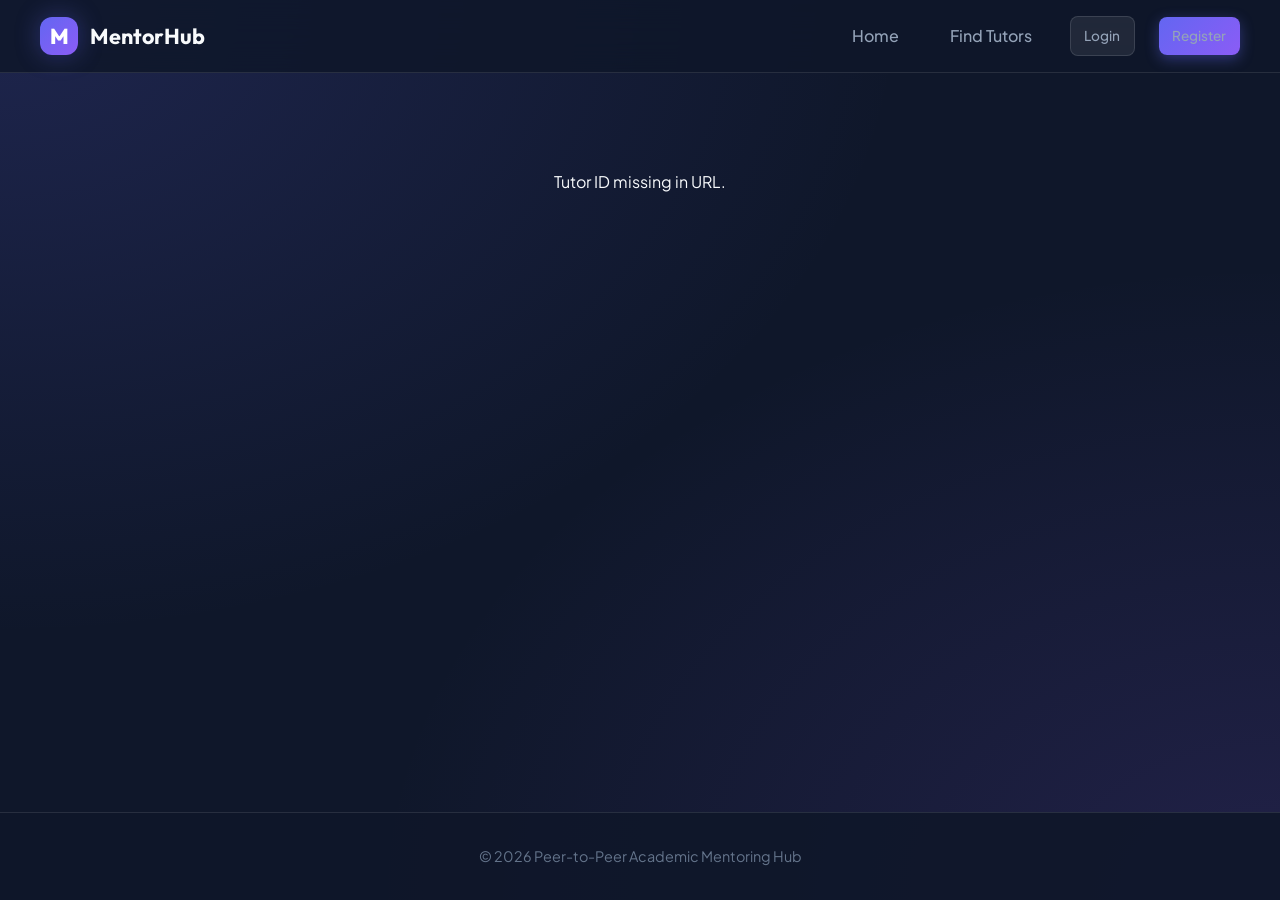
<file: frontend/tutor-profile.html>
<!DOCTYPE html>
<html lang="en">
<head>
    <meta charset="UTF-8">
    <meta name="viewport" content="width=device-width, initial-scale=1.0">
    <title>Tutor Profile - Peer Mentoring Hub</title>
    <link rel="stylesheet" href="css/style.css">
    <link rel="stylesheet" href="css/responsive.css">
</head>
<body>

    <nav class="navbar">
        <div class="nav-container">
            <a href="index.html" class="brand-logo">
                <div class="logo-icon">M</div>
                <span>MentorHub</span>
            </a>
            <ul class="nav-links" id="navLinks"></ul>
        </div>
    </nav>

    <main class="container">
        <div id="profileLoading" style="text-align: center; padding: 4rem;">Loading tutor profile...</div>

        <div id="profileContainer" style="display: none;">
            <!-- Profile Overview Header Card -->
            <div class="card" style="margin-bottom: 2rem;">
                <div style="display: flex; justify-content: space-between; align-items: flex-start; flex-wrap: wrap; gap: 1.5rem;">
                    <div>
                        <span class="badge badge-info" id="profDeptYear" style="margin-bottom: 0.5rem;">CSE - 3rd Year</span>
                        <h1 id="profName" style="font-size: 2.25rem; margin-bottom: 0.5rem;">Dr. Arun Kumar</h1>
                        <p style="color: var(--text-secondary);" id="profEmail">arun@college.edu</p>
                    </div>
                    <div style="text-align: right;">
                        <div class="rating-stars" style="font-size: 1.5rem;" id="profStars">★★★★★</div>
                        <div style="font-size: 1.25rem; font-weight: 700; color: #fbbf24;" id="profRatingText">4.8 / 5.0</div>
                        <div style="font-size: 0.85rem; color: var(--text-muted);" id="profReviewsCount">12 Reviews</div>
                    </div>
                </div>

                <div style="margin-top: 1.5rem; padding-top: 1.5rem; border-top: var(--border-color) 1px solid;" class="grid-2">
                    <div>
                        <h4 style="margin-bottom: 0.5rem; color: var(--text-secondary);">Subjects Taught</h4>
                        <div id="profSubjects" style="display: flex; flex-wrap: wrap; gap: 0.5rem;"></div>
                    </div>
                    <div>
                        <h4 style="margin-bottom: 0.5rem; color: var(--text-secondary);">Academic Performance</h4>
                        <div style="font-size: 1.2rem; font-weight: 700; color: var(--accent);" id="profCgpa">9.2 CGPA</div>
                    </div>
                </div>

                <div style="margin-top: 1.5rem;">
                    <h4 style="margin-bottom: 0.5rem; color: var(--text-secondary);">About Mentor</h4>
                    <p id="profBio" style="color: var(--text-primary); line-height: 1.7;"></p>
                </div>
            </div>

            <!-- Available Slots Card -->
            <div class="card" style="margin-bottom: 2rem;">
                <div style="display: flex; justify-content: space-between; align-items: center; margin-bottom: 1.5rem;">
                    <h3>Available Study Slots</h3>
                    <span style="font-size: 0.85rem; color: var(--text-muted);">Each slot is 30 minutes</span>
                </div>

                <div id="profileSlotsContainer" class="grid-3">
                    <!-- Populated dynamically -->
                </div>
            </div>

            <!-- Reviews & Feedback Section -->
            <div class="card">
                <h3 style="margin-bottom: 1.5rem;">Student Feedback & Reviews</h3>
                <div id="reviewsList">
                    <p style="color: var(--text-muted);">Loading student reviews...</p>
                </div>
            </div>
        </div>
    </main>

    <footer>
        <p>&copy; 2026 Peer-to-Peer Academic Mentoring Hub</p>
    </footer>

    <script src="js/api.js"></script>
    <script src="js/auth.js"></script>
    <script src="js/tutors.js"></script>
    <script src="js/booking.js"></script>
    <script>
        document.addEventListener("DOMContentLoaded", loadTutorProfilePage);

        async function loadTutorProfilePage() {
            const urlParams = new URLSearchParams(window.location.search);
            const tutorId = urlParams.get("id");
            if (!tutorId) {
                document.getElementById("profileLoading").innerText = "Tutor ID missing in URL.";
                return;
            }

            try {
                const tutor = await apiRequest(`/tutors/${tutorId}`);
                document.getElementById("profileLoading").style.display = "none";
                document.getElementById("profileContainer").style.display = "block";

                document.getElementById("profName").innerText = tutor.fullName;
                document.getElementById("profDeptYear").innerText = `${tutor.department} — ${tutor.year}${getOrdinal(tutor.year)} Year`;
                document.getElementById("profEmail").innerText = tutor.email;
                document.getElementById("profStars").innerHTML = renderStarRating(tutor.averageRating);
                document.getElementById("profRatingText").innerText = tutor.averageRating > 0 ? `${tutor.averageRating.toFixed(1)} / 5.0` : "New Mentor";
                document.getElementById("profReviewsCount").innerText = `${tutor.totalReviews} Reviews`;
                document.getElementById("profCgpa").innerText = `${tutor.cgpa ? tutor.cgpa.toFixed(1) : '8.0'} CGPA`;
                document.getElementById("profBio").innerText = tutor.bio || "No detailed bio provided yet.";

                const subjContainer = document.getElementById("profSubjects");
                subjContainer.innerHTML = (tutor.subjects || []).map(s => `<span class="subject-pill">${s.subjectName} (${s.subjectCode})</span>`).join(" ");

                await loadTutorSlotsUI(tutor.id, tutor.fullName);
                await loadTutorFeedbackUI(tutor.id);
            } catch (error) {
                document.getElementById("profileLoading").innerText = `Failed to load profile: ${error.message}`;
            }
        }

        async function loadTutorSlotsUI(tutorId, tutorName) {
            const slotsContainer = document.getElementById("profileSlotsContainer");
            try {
                const slots = await apiRequest(`/availability/tutor/${tutorId}/available`);
                if (!slots || slots.length === 0) {
                    slotsContainer.innerHTML = `<p style="grid-column: 1/-1; color: var(--text-muted);">No open availability slots currently listed by this tutor.</p>`;
                    return;
                }

                slotsContainer.innerHTML = slots.map(slot => `
                    <div style="background: rgba(15, 23, 42, 0.6); padding: 1.25rem; border-radius: var(--radius-md); border: var(--glass-border); display: flex; flex-direction: column; justify-content: space-between;">
                        <div>
                            <div style="font-size: 0.8rem; color: var(--text-secondary); margin-bottom: 0.25rem;">📅 ${slot.slotDate}</div>
                            <div style="font-size: 1.1rem; font-weight: 700; color: var(--text-primary); margin-bottom: 0.5rem;">
                                ${formatTime(slot.startTime)} – ${formatTime(slot.endTime)}
                            </div>
                            <div style="margin-bottom: 1rem;"><span class="subject-pill">${slot.subject ? slot.subject.subjectName : 'General'}</span></div>
                        </div>
                        <button onclick="openBookingModal(${tutorId}, '${tutorName.replace(/'/g, "\\'")}')" class="btn btn-primary btn-sm" style="width: 100%;">
                            Book Slot
                        </button>
                    </div>
                `).join("");
            } catch (e) {
                slotsContainer.innerHTML = `<p class="text-danger">Failed to load slots.</p>`;
            }
        }

        async function loadTutorFeedbackUI(tutorId) {
            const list = document.getElementById("reviewsList");
            try {
                const reviews = await apiRequest(`/feedback/tutor/${tutorId}`);
                if (!reviews || reviews.length === 0) {
                    list.innerHTML = `<p style="color: var(--text-muted);">No student feedback reviews posted yet.</p>`;
                    return;
                }

                list.innerHTML = reviews.map(r => `
                    <div style="padding: 1rem 0; border-bottom: var(--border-color) 1px solid;">
                        <div style="display: flex; justify-content: space-between; align-items: center; margin-bottom: 0.4rem;">
                            <strong style="color: var(--text-primary);">${r.juniorName}</strong>
                            <div class="rating-stars" style="font-size: 0.9rem;">${renderStarRating(r.rating)}</div>
                        </div>
                        <p style="font-size: 0.9rem; color: var(--text-secondary); margin-bottom: 0.25rem;">${r.comment || 'No comment provided.'}</p>
                        <span style="font-size: 0.75rem; color: var(--text-muted);">Course: ${r.subjectName}</span>
                    </div>
                `).join("");
            } catch (e) {
                list.innerHTML = `<p style="color: var(--text-muted);">Failed to load reviews.</p>`;
            }
        }
    </script>
</body>
</html>
</file>
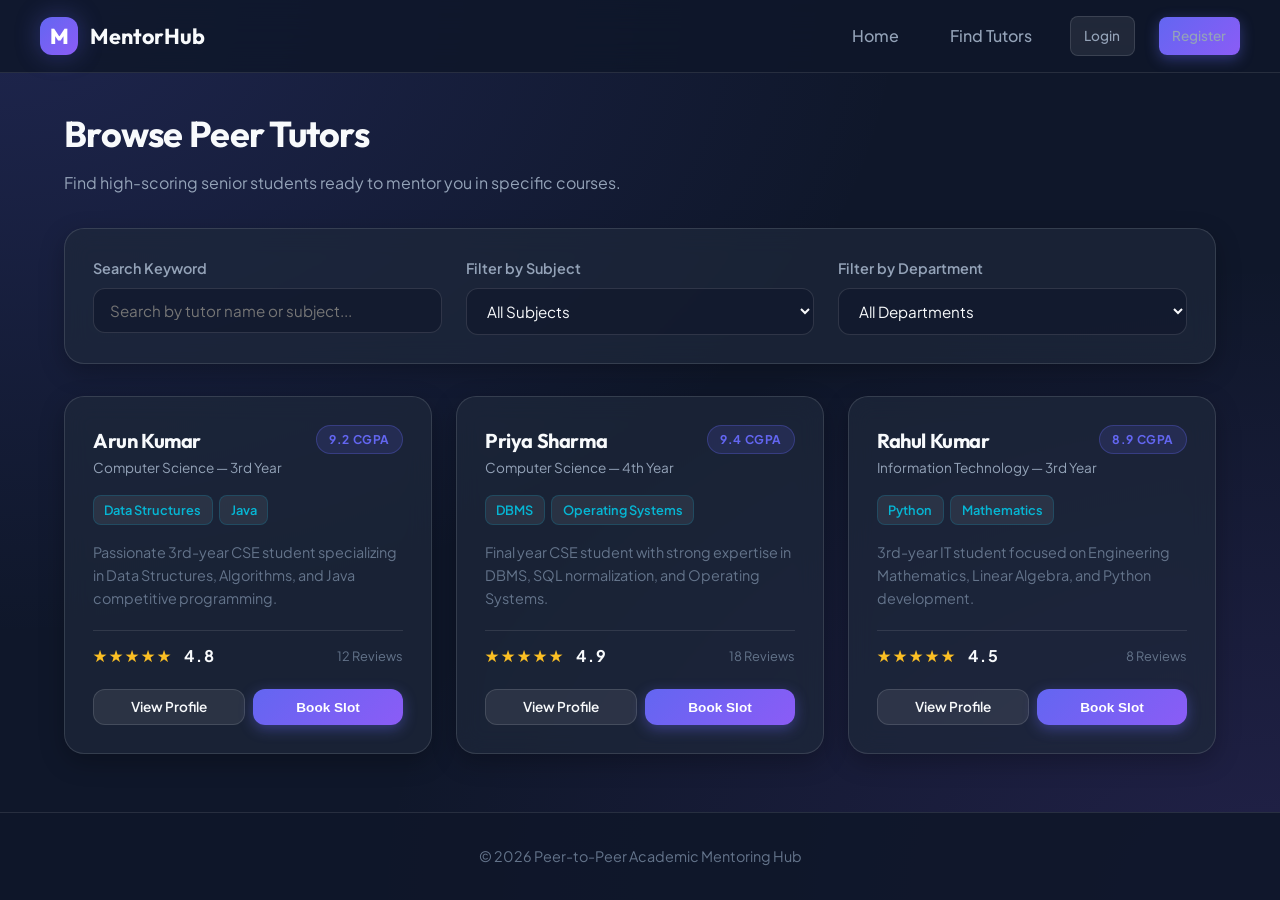
<file: frontend/tutors.html>
<!DOCTYPE html>
<html lang="en">
<head>
    <meta charset="UTF-8">
    <meta name="viewport" content="width=device-width, initial-scale=1.0">
    <title>Find Peer Tutors - Peer Mentoring Hub</title>
    <link rel="stylesheet" href="css/style.css">
    <link rel="stylesheet" href="css/responsive.css">
</head>
<body>

    <nav class="navbar">
        <div class="nav-container">
            <a href="index.html" class="brand-logo">
                <div class="logo-icon">M</div>
                <span>MentorHub</span>
            </a>
            <ul class="nav-links" id="navLinks"></ul>
        </div>
    </nav>

    <main class="container">
        <div style="margin-bottom: 2rem;">
            <h1 style="font-size: 2.25rem; margin-bottom: 0.5rem;">Browse Peer Tutors</h1>
            <p style="color: var(--text-secondary);">Find high-scoring senior students ready to mentor you in specific courses.</p>
        </div>

        <!-- Search & Filter Controls Card -->
        <div class="card" style="margin-bottom: 2rem;">
            <div class="grid-3">
                <div class="form-group" style="margin-bottom: 0;">
                    <label class="form-label">Search Keyword</label>
                    <input type="text" id="searchInput" class="form-control" placeholder="Search by tutor name or subject..." onkeyup="onFilterChange()">
                </div>
                <div class="form-group" style="margin-bottom: 0;">
                    <label class="form-label">Filter by Subject</label>
                    <select id="subjectFilter" class="form-control" onchange="onFilterChange()">
                        <option value="">All Subjects</option>
                    </select>
                </div>
                <div class="form-group" style="margin-bottom: 0;">
                    <label class="form-label">Filter by Department</label>
                    <select id="departmentFilter" class="form-control" onchange="onFilterChange()">
                        <option value="">All Departments</option>
                        <option value="CSE">CSE</option>
                        <option value="IT">IT</option>
                        <option value="ECE">ECE</option>
                        <option value="EEE">EEE</option>
                    </select>
                </div>
            </div>
        </div>

        <!-- Tutor Cards Grid Container -->
        <div id="tutorsContainer" class="grid-3">
            <!-- Dynamically populated by tutors.js -->
        </div>
    </main>

    <footer>
        <p>&copy; 2026 Peer-to-Peer Academic Mentoring Hub</p>
    </footer>

    <script src="js/api.js"></script>
    <script src="js/auth.js"></script>
    <script src="js/tutors.js"></script>
    <script src="js/booking.js"></script>
    <script>
        document.addEventListener("DOMContentLoaded", async () => {
            await loadSubjectDropdown("subjectFilter");
            
            const urlParams = new URLSearchParams(window.location.search);
            const initialSubject = urlParams.get("subject") || "";
            if (initialSubject) {
                document.getElementById("subjectFilter").value = initialSubject;
            }
            
            await triggerSearch();
        });

        let searchTimeout = null;
        function onFilterChange() {
            clearTimeout(searchTimeout);
            searchTimeout = setTimeout(triggerSearch, 300);
        }

        async function triggerSearch() {
            const search = document.getElementById("searchInput").value.trim();
            const subject = document.getElementById("subjectFilter").value;
            const department = document.getElementById("departmentFilter").value;
            await loadTutors(subject, department, search);
        }
    </script>
</body>
</html>
</file>
<file: frontend/css/style.css>
/* ==========================================================================
   Peer-to-Peer Academic Mentoring Hub - Modern CSS Design System
   ========================================================================== */

@import url('https://fonts.googleapis.com/css2?family=Outfit:wght@300;400;500;600;700&family=Plus+Jakarta+Sans:wght@400;500;600;700&display=swap');

:root {
    /* Color Palette */
    --primary: #6366f1;
    --primary-hover: #4f46e5;
    --primary-light: rgba(99, 102, 241, 0.15);
    --secondary: #8b5cf6;
    --accent: #06b6d4;
    --accent-glow: rgba(6, 182, 212, 0.25);
    
    --bg-dark: #0f172a;
    --bg-card: rgba(30, 41, 59, 0.7);
    --bg-card-hover: rgba(30, 41, 59, 0.9);
    --border-color: rgba(255, 255, 255, 0.1);
    --glass-border: 1px solid rgba(255, 255, 255, 0.12);
    
    --text-primary: #f8fafc;
    --text-secondary: #94a3b8;
    --text-muted: #64748b;
    
    --success: #10b981;
    --warning: #f59e0b;
    --danger: #ef4444;
    
    /* Radii & Shadows */
    --radius-sm: 8px;
    --radius-md: 12px;
    --radius-lg: 20px;
    --radius-full: 9999px;
    
    --shadow-sm: 0 2px 8px rgba(0, 0, 0, 0.15);
    --shadow-md: 0 8px 24px rgba(0, 0, 0, 0.25);
    --shadow-glow: 0 0 25px rgba(99, 102, 241, 0.35);
    
    --transition: all 0.25s cubic-bezier(0.4, 0, 0.2, 1);
}

/* Reset & Base Styles */
* {
    margin: 0;
    padding: 0;
    box-sizing: border-box;
}

body {
    font-family: 'Plus Jakarta Sans', sans-serif;
    background-color: var(--bg-dark);
    background-image: 
        radial-gradient(at 0% 0%, rgba(99, 102, 241, 0.18) 0px, transparent 50%),
        radial-gradient(at 100% 100%, rgba(139, 92, 246, 0.15) 0px, transparent 50%);
    background-attachment: fixed;
    color: var(--text-primary);
    line-height: 1.6;
    min-height: 100vh;
    display: flex;
    flex-direction: column;
}

h1, h2, h3, h4, h5, h6 {
    font-family: 'Outfit', sans-serif;
    font-weight: 700;
    letter-spacing: -0.02em;
}

a {
    color: var(--primary);
    text-decoration: none;
    transition: var(--transition);
}

a:hover {
    color: var(--accent);
}

/* Navbar */
.navbar {
    background: rgba(15, 23, 42, 0.85);
    backdrop-filter: blur(16px);
    border-bottom: var(--border-color) 1px solid;
    position: sticky;
    top: 0;
    z-index: 100;
    padding: 1rem 2rem;
}

.nav-container {
    max-width: 1200px;
    margin: 0 auto;
    display: flex;
    align-items: center;
    justify-content: space-between;
}

.brand-logo {
    display: flex;
    align-items: center;
    gap: 0.75rem;
    font-size: 1.35rem;
    font-weight: 700;
    font-family: 'Outfit', sans-serif;
    color: var(--text-primary);
}

.brand-logo .logo-icon {
    width: 38px;
    height: 38px;
    background: linear-gradient(135deg, var(--primary), var(--secondary));
    border-radius: var(--radius-md);
    display: flex;
    align-items: center;
    justify-content: center;
    color: #fff;
    font-weight: 800;
    box-shadow: var(--shadow-glow);
}

.nav-links {
    display: flex;
    align-items: center;
    gap: 1.5rem;
    list-style: none;
}

.nav-links a {
    color: var(--text-secondary);
    font-weight: 500;
    padding: 0.5rem 0.85rem;
    border-radius: var(--radius-sm);
}

.nav-links a:hover, .nav-links a.active {
    color: var(--text-primary);
    background: rgba(255, 255, 255, 0.06);
}

.user-badge {
    background: var(--primary-light);
    color: var(--primary);
    padding: 0.35rem 0.85rem;
    border-radius: var(--radius-full);
    font-weight: 600;
    font-size: 0.85rem;
    border: 1px solid rgba(99, 102, 241, 0.3);
}

/* Layout Containers */
.container {
    max-width: 1200px;
    margin: 2rem auto;
    padding: 0 1.5rem;
    width: 100%;
    flex: 1;
}

/* Buttons */
.btn {
    display: inline-flex;
    align-items: center;
    justify-content: center;
    gap: 0.5rem;
    padding: 0.75rem 1.5rem;
    font-size: 0.95rem;
    font-weight: 600;
    border-radius: var(--radius-md);
    border: none;
    cursor: pointer;
    transition: var(--transition);
}

.btn-primary {
    background: linear-gradient(135deg, var(--primary), var(--secondary));
    color: #fff;
    box-shadow: 0 4px 14px rgba(99, 102, 241, 0.4);
}

.btn-primary:hover {
    transform: translateY(-2px);
    box-shadow: 0 6px 20px rgba(99, 102, 241, 0.6);
}

.btn-secondary {
    background: rgba(255, 255, 255, 0.08);
    color: var(--text-primary);
    border: var(--glass-border);
}

.btn-secondary:hover {
    background: rgba(255, 255, 255, 0.15);
}

.btn-danger {
    background: rgba(239, 68, 68, 0.2);
    color: var(--danger);
    border: 1px solid rgba(239, 68, 68, 0.3);
}

.btn-danger:hover {
    background: var(--danger);
    color: #fff;
}

.btn-sm {
    padding: 0.4rem 0.85rem;
    font-size: 0.85rem;
}

/* Glassmorphic Cards */
.card {
    background: var(--bg-card);
    backdrop-filter: blur(12px);
    border: var(--glass-border);
    border-radius: var(--radius-lg);
    padding: 1.75rem;
    box-shadow: var(--shadow-md);
    transition: var(--transition);
}

.card:hover {
    border-color: rgba(99, 102, 241, 0.3);
}

/* Grid Layouts */
.grid-3 {
    display: grid;
    grid-template-columns: repeat(3, 1fr);
    gap: 1.5rem;
}

.grid-2 {
    display: grid;
    grid-template-columns: repeat(2, 1fr);
    gap: 1.5rem;
}

.grid-4 {
    display: grid;
    grid-template-columns: repeat(4, 1fr);
    gap: 1.25rem;
}

/* Form Styling */
.form-group {
    margin-bottom: 1.25rem;
}

.form-label {
    display: block;
    font-weight: 600;
    margin-bottom: 0.5rem;
    color: var(--text-secondary);
    font-size: 0.9rem;
}

.form-control {
    width: 100%;
    padding: 0.75rem 1rem;
    background: rgba(15, 23, 42, 0.6);
    border: var(--glass-border);
    border-radius: var(--radius-md);
    color: var(--text-primary);
    font-family: inherit;
    font-size: 0.95rem;
    outline: none;
    transition: var(--transition);
}

.form-control:focus {
    border-color: var(--primary);
    box-shadow: 0 0 0 3px rgba(99, 102, 241, 0.2);
}

textarea.form-control {
    min-height: 100px;
    resize: vertical;
}

/* Status Badges */
.badge {
    display: inline-flex;
    align-items: center;
    padding: 0.25rem 0.75rem;
    border-radius: var(--radius-full);
    font-size: 0.75rem;
    font-weight: 700;
    text-transform: uppercase;
    letter-spacing: 0.05em;
}

.badge-success {
    background: rgba(16, 185, 129, 0.15);
    color: var(--success);
    border: 1px solid rgba(16, 185, 129, 0.3);
}

.badge-warning {
    background: rgba(245, 158, 11, 0.15);
    color: var(--warning);
    border: 1px solid rgba(245, 158, 11, 0.3);
}

.badge-danger {
    background: rgba(239, 68, 68, 0.15);
    color: var(--danger);
    border: 1px solid rgba(239, 68, 68, 0.3);
}

.badge-info {
    background: var(--primary-light);
    color: var(--primary);
    border: 1px solid rgba(99, 102, 241, 0.3);
}

/* Subject Tag Pills */
.subject-pill {
    background: rgba(255, 255, 255, 0.07);
    color: var(--accent);
    padding: 0.25rem 0.65rem;
    border-radius: var(--radius-sm);
    font-size: 0.8rem;
    font-weight: 600;
    border: 1px solid rgba(6, 182, 212, 0.2);
}

/* Star Rating Display */
.rating-stars {
    color: #fbbf24;
    font-size: 1rem;
    letter-spacing: 2px;
}

.rating-num {
    font-weight: 700;
    color: var(--text-primary);
    margin-left: 0.4rem;
}

/* Tables */
.table-responsive {
    overflow-x: auto;
    border-radius: var(--radius-md);
    border: var(--glass-border);
}

.table {
    width: 100%;
    border-collapse: collapse;
    background: var(--bg-card);
    text-align: left;
}

.table th, .table td {
    padding: 1rem;
    border-bottom: var(--border-color) 1px solid;
}

.table th {
    background: rgba(15, 23, 42, 0.8);
    color: var(--text-secondary);
    font-size: 0.85rem;
    text-transform: uppercase;
}

.table tr:hover {
    background: rgba(255, 255, 255, 0.03);
}

/* Modal Popup */
.modal-overlay {
    position: fixed;
    top: 0;
    left: 0;
    right: 0;
    bottom: 0;
    background: rgba(0, 0, 0, 0.75);
    backdrop-filter: blur(8px);
    display: none;
    align-items: center;
    justify-content: center;
    z-index: 1000;
    padding: 1rem;
}

.modal-overlay.active {
    display: flex;
}

.modal-content {
    background: #1e293b;
    border: var(--glass-border);
    border-radius: var(--radius-lg);
    width: 100%;
    max-width: 520px;
    padding: 2rem;
    box-shadow: 0 20px 40px rgba(0,0,0,0.5);
    position: relative;
    animation: modalPop 0.3s cubic-bezier(0.34, 1.56, 0.64, 1);
}

@keyframes modalPop {
    from { opacity: 0; transform: scale(0.9); }
    to { opacity: 1; transform: scale(1); }
}

.modal-header {
    display: flex;
    justify-content: space-between;
    align-items: center;
    margin-bottom: 1.5rem;
}

.modal-close {
    background: none;
    border: none;
    color: var(--text-muted);
    font-size: 1.5rem;
    cursor: pointer;
}

.modal-close:hover {
    color: var(--text-primary);
}

/* Interactive Star Rating Selector */
.star-rating-input {
    display: flex;
    gap: 0.5rem;
    font-size: 2rem;
    cursor: pointer;
    color: var(--text-muted);
    margin: 1rem 0;
}

.star-rating-input span.selected,
.star-rating-input span:hover,
.star-rating-input span:hover ~ span {
    color: #fbbf24;
}

/* Alert Banners */
.alert {
    padding: 1rem;
    border-radius: var(--radius-md);
    margin-bottom: 1rem;
    font-weight: 500;
}

.alert-danger {
    background: rgba(239, 68, 68, 0.15);
    color: #fca5a5;
    border: 1px solid rgba(239, 68, 68, 0.3);
}

.alert-success {
    background: rgba(16, 185, 129, 0.15);
    color: #6ee7b7;
    border: 1px solid rgba(16, 185, 129, 0.3);
}

/* Footer */
footer {
    background: rgba(15, 23, 42, 0.9);
    border-top: var(--border-color) 1px solid;
    padding: 2rem;
    text-align: center;
    color: var(--text-muted);
    font-size: 0.9rem;
    margin-top: auto;
}
</file>
<file: frontend/css/responsive.css>
/* ==========================================================================
   Responsive Breakpoints & Layout Adaptations
   ========================================================================== */

/* Tablet Breakpoint (Max-Width 992px) */
@media (max-width: 992px) {
    .grid-3 {
        grid-template-columns: repeat(2, 1fr);
    }
    
    .grid-4 {
        grid-template-columns: repeat(2, 1fr);
    }
    
    .container {
        padding: 0 1.25rem;
    }
}

/* Mobile Breakpoint (Max-Width 640px) */
@media (max-width: 640px) {
    .grid-3, .grid-2, .grid-4 {
        grid-template-columns: 1fr;
    }
    
    .nav-container {
        flex-direction: column;
        gap: 1rem;
    }
    
    .nav-links {
        width: 100%;
        justify-content: center;
        flex-wrap: wrap;
        gap: 0.75rem;
    }
    
    .card {
        padding: 1.25rem;
    }
    
    .hero-section {
        text-align: center;
        padding: 2.5rem 1rem !important;
    }
    
    .hero-buttons {
        justify-content: center;
    }
}
</file>
